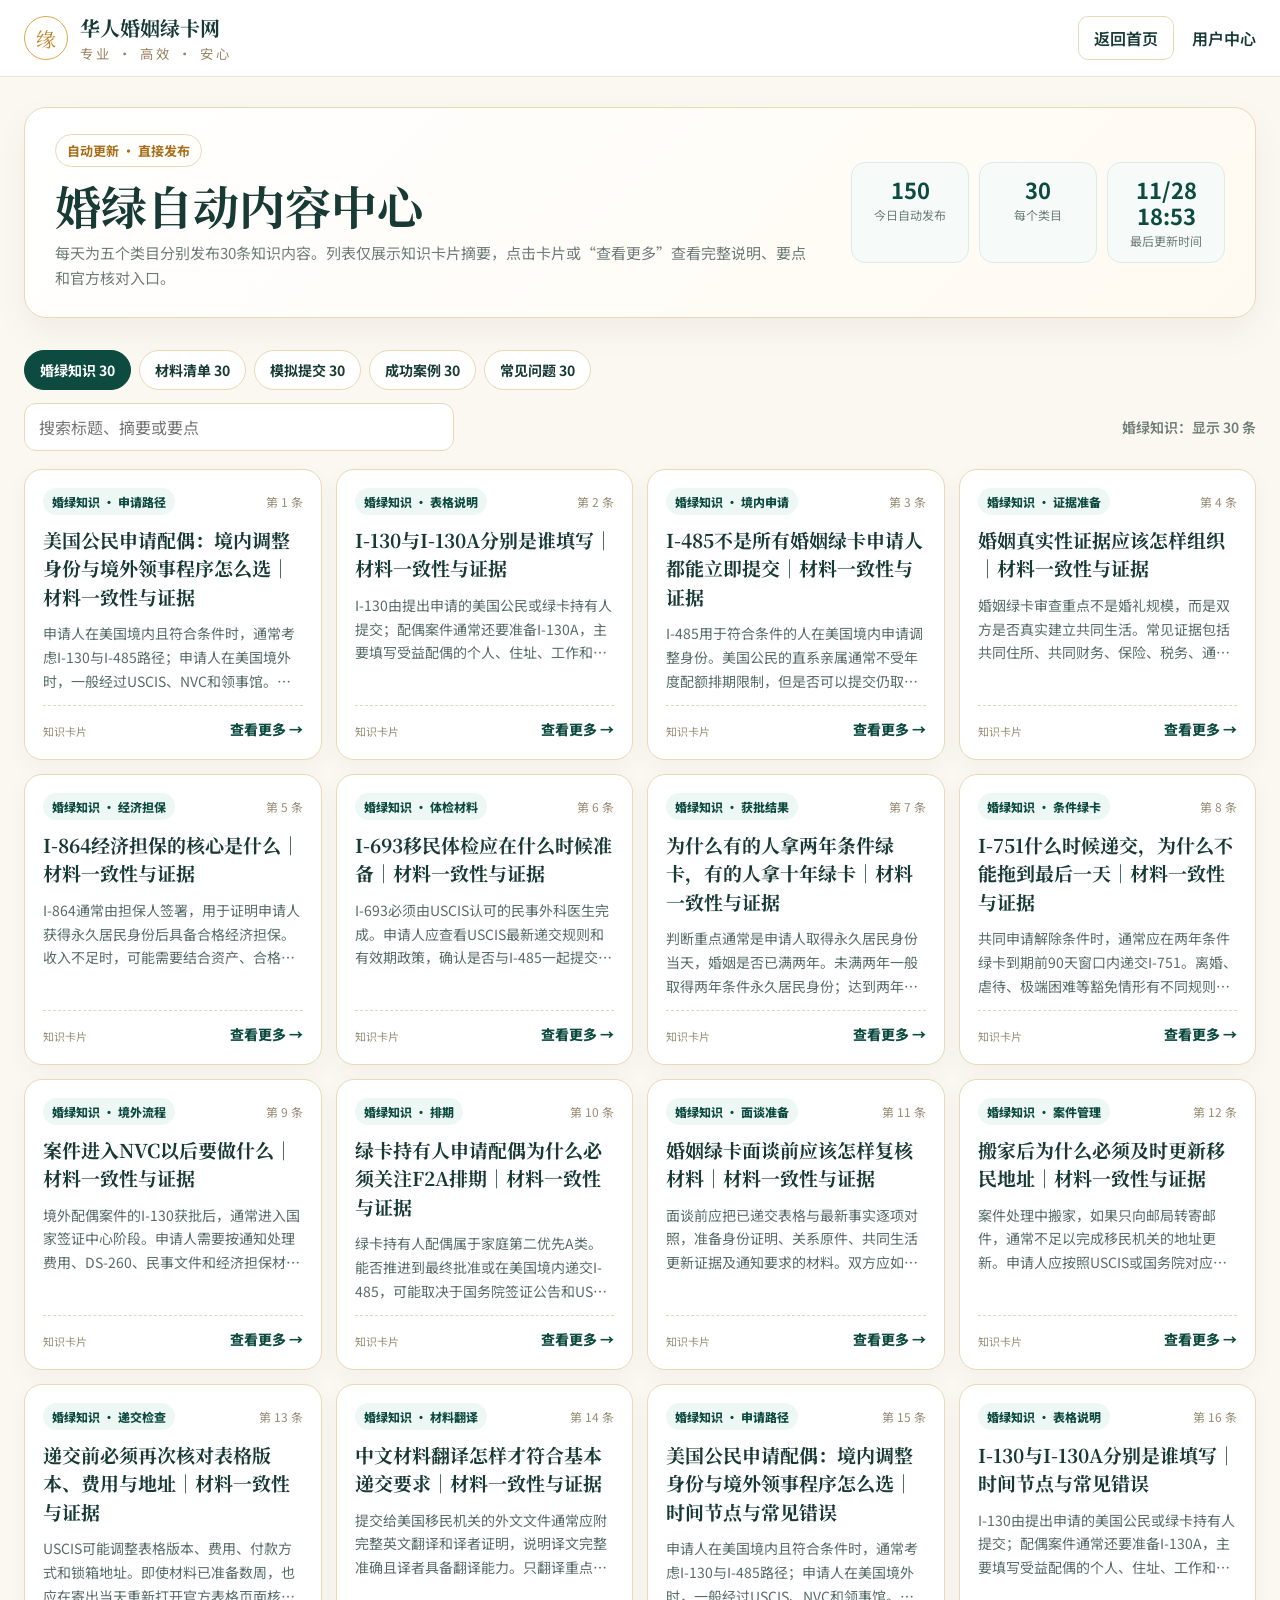
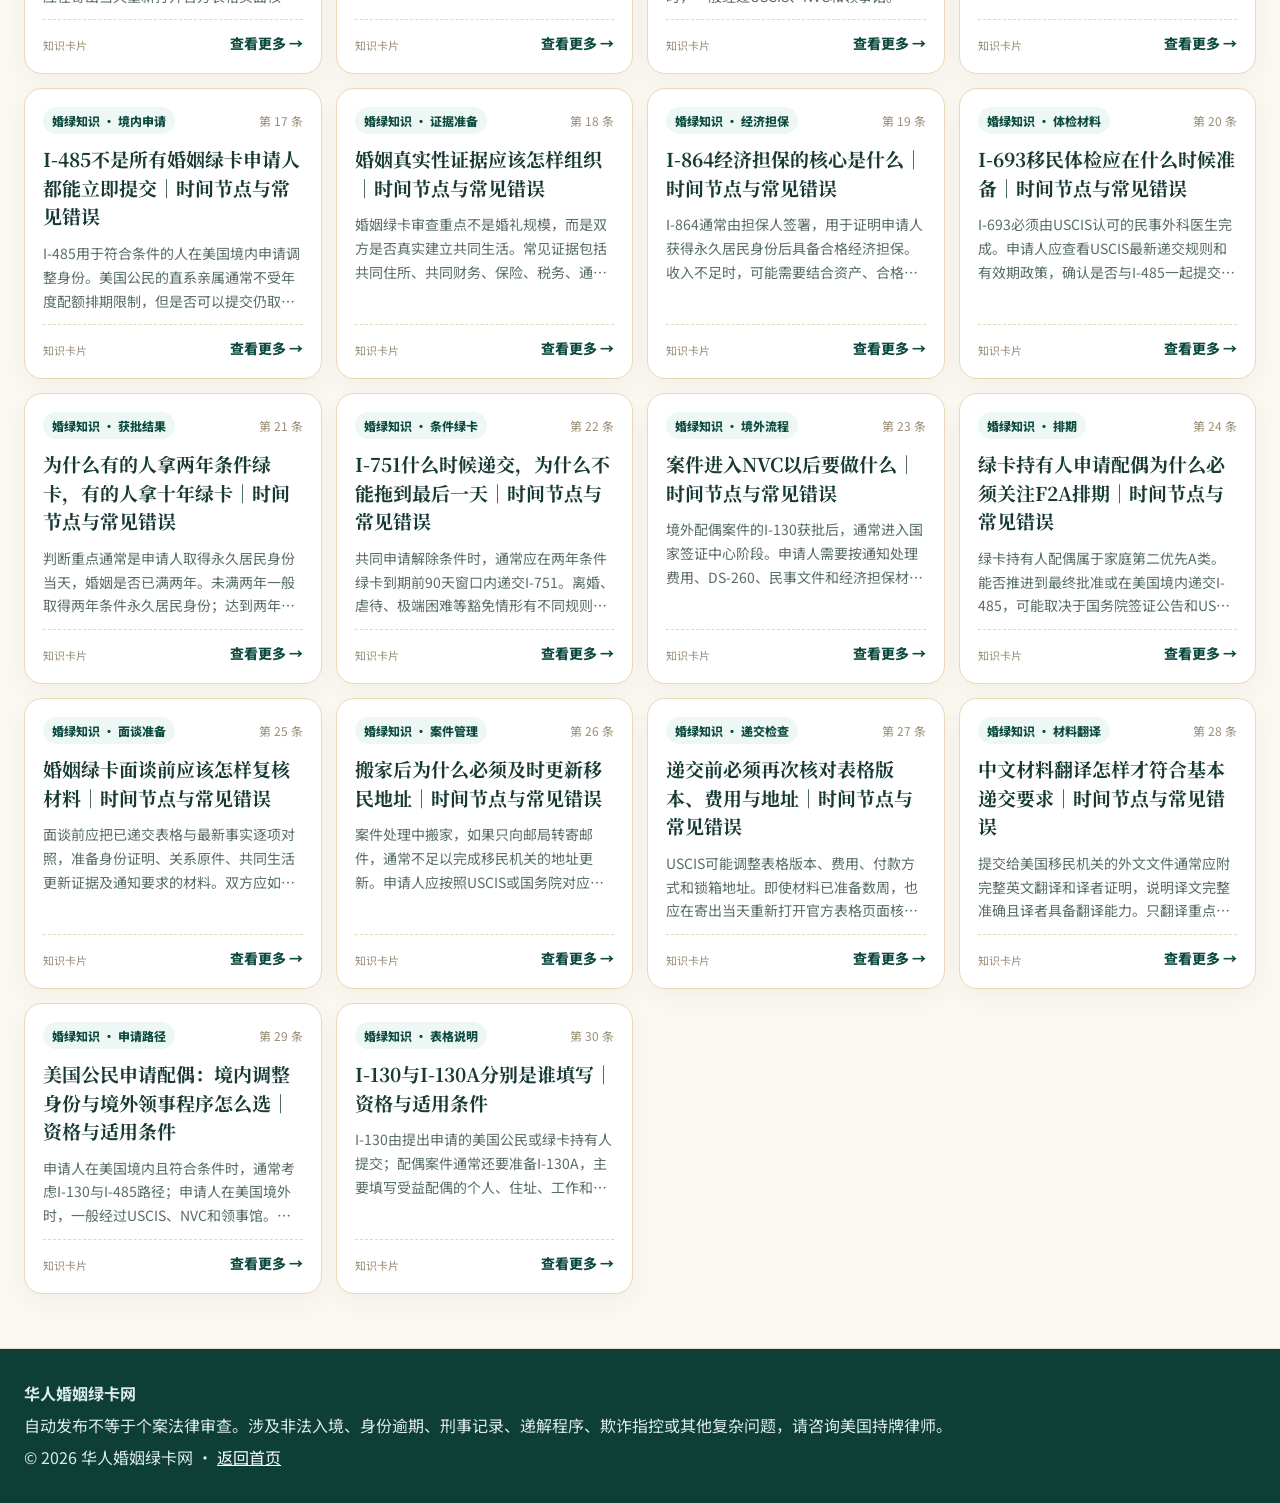
<file: knowledge-center.html>
<!doctype html>
<html lang="zh-CN">
<head>
  <meta charset="UTF-8" />
  <meta name="viewport" content="width=device-width, initial-scale=1.0" />
  <meta name="description" content="华人婚姻绿卡网自动内容中心：每天在婚绿知识、材料清单、模拟提交、成功案例和常见问题五个类目分别发布30条内容。" />
  <meta name="theme-color" content="#0d4b40" />
  <link rel="canonical" href="https://huarenhunlv.com/knowledge-center.html" />
  <link rel="preconnect" href="https://fonts.googleapis.com" />
  <link rel="preconnect" href="https://fonts.gstatic.com" crossorigin />
  <link href="https://fonts.googleapis.com/css2?family=Noto+Sans+SC:wght@400;500;600;700;800&family=Noto+Serif+SC:wght@600;700&display=swap" rel="stylesheet" />
  <title>自动内容中心｜华人婚姻绿卡网</title>
  <style>
    :root{--green:#0d4b40;--green2:#17685a;--gold:#dca64a;--cream:#fbf8f2;--line:#ead8b6;--ink:#173a35;--muted:#6d7c78;--white:#fff}
    *{box-sizing:border-box}html{scroll-behavior:smooth}body{margin:0;background:var(--cream);color:var(--ink);font-family:"Noto Sans SC",sans-serif}.shell{width:min(1240px,calc(100% - 48px));margin:auto}.top{position:sticky;top:0;z-index:30;background:rgba(255,255,255,.96);backdrop-filter:blur(14px);border-bottom:1px solid #eee5d7}.top-inner{height:76px;display:flex;align-items:center;justify-content:space-between;gap:24px}.brand{display:flex;align-items:center;gap:12px;color:var(--ink);text-decoration:none}.brand-mark{width:44px;height:44px;border:1px solid var(--gold);border-radius:50%;display:grid;place-items:center;color:#bd8730;font-family:"Noto Serif SC",serif;font-size:20px}.brand strong{display:block;font-family:"Noto Serif SC",serif;font-size:20px}.brand small{display:block;color:#9a8362;letter-spacing:3px;margin-top:2px}.top-nav{display:flex;gap:18px;align-items:center}.top-nav a{color:var(--ink);text-decoration:none;font-weight:600}.home-btn{border:1px solid var(--line);border-radius:10px;padding:9px 15px}.hero{padding:30px 0 16px}.hero-card{display:grid;grid-template-columns:1fr auto;align-items:center;gap:28px;background:linear-gradient(135deg,#fff 0%,#fffaf1 100%);border:1px solid var(--line);border-radius:22px;padding:26px 30px;box-shadow:0 14px 34px rgba(79,59,23,.06)}.eyebrow{display:inline-flex;align-items:center;border:1px solid var(--line);border-radius:999px;padding:6px 11px;color:#a86f1a;font-weight:700;font-size:13px}.hero h1{font-family:"Noto Serif SC",serif;font-size:clamp(34px,4vw,46px);line-height:1.15;margin:12px 0 8px}.hero p{font-size:15px;color:var(--muted);max-width:760px;line-height:1.7;margin:0}.stats{display:grid;grid-template-columns:repeat(3,118px);gap:10px}.stat{background:#f6fbf9;border:1px solid #dcebe6;border-radius:14px;padding:13px 14px;text-align:center}.stat strong{display:block;font-size:22px;color:var(--green);line-height:1.2}.stat span{display:block;color:var(--muted);font-size:12px;margin-top:4px}.toolbar{padding:16px 0 18px}.tabs{display:flex;gap:8px;flex-wrap:wrap}.tab{border:1px solid var(--line);background:#fff;border-radius:999px;padding:9px 15px;font:inherit;font-size:14px;font-weight:700;color:var(--ink);cursor:pointer}.tab.active{background:var(--green);color:#fff;border-color:var(--green)}.search-row{display:flex;justify-content:space-between;align-items:center;gap:16px;margin-top:13px}.search{width:min(430px,100%);border:1px solid var(--line);background:#fff;border-radius:12px;padding:11px 14px;font:inherit}.count{color:var(--muted);font-size:14px;font-weight:600}.grid{display:grid;grid-template-columns:repeat(4,minmax(0,1fr));gap:14px;padding-bottom:54px}.card{min-width:0;min-height:250px;background:#fff;border:1px solid var(--line);border-radius:18px;padding:18px;box-shadow:0 8px 22px rgba(65,48,20,.045);display:flex;flex-direction:column;gap:11px;cursor:pointer;transition:transform .18s ease,box-shadow .18s ease,border-color .18s ease}.card:hover{transform:translateY(-3px);box-shadow:0 14px 30px rgba(65,48,20,.09);border-color:#d9b977}.meta{display:flex;align-items:center;justify-content:space-between;gap:8px}.badge{max-width:78%;overflow:hidden;text-overflow:ellipsis;white-space:nowrap;background:#edf7f4;color:var(--green);border-radius:999px;padding:5px 9px;font-size:12px;font-weight:800}.seq{flex:none;color:#9a8d76;font-size:12px}.card h2{display:-webkit-box;-webkit-box-orient:vertical;-webkit-line-clamp:3;overflow:hidden;font-family:"Noto Serif SC",serif;font-size:19px;line-height:1.5;margin:0}.card p{display:-webkit-box;-webkit-box-orient:vertical;-webkit-line-clamp:3;overflow:hidden;margin:0;color:#586d69;font-size:14px;line-height:1.7}.card-bottom{margin-top:auto;display:flex;align-items:center;justify-content:space-between;gap:10px;border-top:1px dashed #e6d6b8;padding-top:11px}.more{border:0;background:transparent;color:var(--green);font:inherit;font-size:14px;font-weight:800;padding:0;cursor:pointer}.example{font-size:11px;color:#a16416;background:#fff4dd;padding:4px 7px;border-radius:7px}.source-note{font-size:11px;color:#9a8d76}.empty{grid-column:1/-1;background:#fff;border:1px solid var(--line);border-radius:18px;padding:42px;text-align:center;color:var(--muted)}.footer{border-top:1px solid #e8ddca;background:#0d3f37;color:#dcebe7;padding:26px 0}.footer p{margin:5px 0;line-height:1.7}.footer a{color:#fff}.error{background:#fff0ed;border:1px solid #f2b9ae;color:#8b3527;border-radius:14px;padding:16px;margin:24px 0}.hidden{display:none!important}
    .modal{position:fixed;inset:0;z-index:80;display:none;align-items:center;justify-content:center;padding:24px;background:rgba(9,31,27,.58);backdrop-filter:blur(5px)}.modal.show{display:flex}.modal-panel{position:relative;width:min(720px,100%);max-height:min(82vh,760px);overflow:auto;background:#fff;border:1px solid var(--line);border-radius:24px;padding:30px;box-shadow:0 28px 80px rgba(0,0,0,.22)}.modal-close{position:absolute;right:18px;top:16px;width:36px;height:36px;border:1px solid #e6d6b8;border-radius:50%;background:#fff;color:var(--ink);font-size:23px;line-height:1;cursor:pointer}.detail-meta{display:flex;align-items:center;gap:10px;padding-right:46px}.detail-meta .badge{max-width:none}.detail-title{font-family:"Noto Serif SC",serif;font-size:30px;line-height:1.45;margin:18px 0 12px}.detail-summary{color:#4f6661;font-size:16px;line-height:1.85;margin:0}.detail-points{margin:20px 0;padding:18px 20px 18px 38px;background:#f6fbf9;border:1px solid #dcebe6;border-radius:16px}.detail-points li{margin:9px 0;line-height:1.7}.detail-actions{display:flex;align-items:center;justify-content:space-between;gap:14px;border-top:1px dashed #e3d2b2;padding-top:18px}.official-link{display:inline-flex;align-items:center;justify-content:center;min-height:44px;padding:0 18px;border-radius:10px;background:var(--green);color:#fff;text-decoration:none;font-weight:800}.detail-note{font-size:12px;color:#887860;line-height:1.6}
    @media(max-width:1050px){.hero-card{grid-template-columns:1fr}.stats{grid-template-columns:repeat(3,1fr)}.grid{grid-template-columns:repeat(3,minmax(0,1fr))}}
    @media(max-width:780px){.shell{width:min(100% - 20px,1240px)}.top-inner{height:auto;padding:13px 0;align-items:flex-start}.top-nav{gap:10px;font-size:14px}.hero{padding-top:18px}.hero-card{padding:22px 18px;border-radius:18px}.stats{grid-template-columns:repeat(3,1fr)}.grid{grid-template-columns:repeat(2,minmax(0,1fr))}.search-row{align-items:stretch;flex-direction:column}.brand small{display:none}.modal{padding:12px}.modal-panel{padding:24px 20px;border-radius:20px}.detail-title{font-size:25px}.detail-actions{align-items:stretch;flex-direction:column}.official-link{width:100%}}
    @media(max-width:520px){.stats{grid-template-columns:1fr}.grid{grid-template-columns:1fr}.card{min-height:220px}.hero h1{font-size:34px}}
  </style>
</head>
<body>
  <header class="top">
    <div class="shell top-inner">
      <a class="brand" href="index.html"><span class="brand-mark">缘</span><span><strong>华人婚姻绿卡网</strong><small>专业 · 高效 · 安心</small></span></a>
      <nav class="top-nav"><a href="index.html" class="home-btn">返回首页</a><a href="user-center.html">用户中心</a></nav>
    </div>
  </header>

  <main class="shell">
    <section class="hero">
      <div class="hero-card">
        <div><span class="eyebrow">自动更新 · 直接发布</span><h1>婚绿自动内容中心</h1><p>每天为五个类目分别发布30条知识内容。列表仅展示知识卡片摘要，点击卡片或“查看更多”查看完整说明、要点和官方核对入口。</p></div>
        <div class="stats"><div class="stat"><strong id="dailyTotal">150</strong><span>今日自动发布</span></div><div class="stat"><strong>30</strong><span>每个类目</span></div><div class="stat"><strong id="lastUpdated">正在读取</strong><span>最后更新时间</span></div></div>
      </div>
    </section>

    <section class="toolbar" aria-label="内容筛选">
      <div class="tabs" id="tabs"></div>
      <div class="search-row"><input class="search" id="searchInput" type="search" placeholder="搜索标题、摘要或要点" aria-label="搜索内容" /><div class="count" id="resultCount">正在加载内容</div></div>
    </section>

    <div id="loadError" class="error hidden"></div>
    <section class="grid" id="contentGrid" aria-live="polite"></section>
  </main>

  <footer class="footer"><div class="shell"><p><strong>华人婚姻绿卡网</strong></p><p>自动发布不等于个案法律审查。涉及非法入境、身份逾期、刑事记录、递解程序、欺诈指控或其他复杂问题，请咨询美国持牌律师。</p><p>© 2026 华人婚姻绿卡网 · <a href="index.html">返回首页</a></p></div></footer>

  <div class="modal" id="detailModal" aria-hidden="true"><div class="modal-panel" role="dialog" aria-modal="true" aria-labelledby="detailTitle"><button class="modal-close" id="detailClose" aria-label="关闭">×</button><div id="detailBody"></div></div></div>

  <script src="data/knowledge-updates.js"></script>
  <script>
    (() => {
      const categories = ['婚绿知识','材料清单','模拟提交','成功案例','常见问题'];
      const payload = window.HUNLV_KNOWLEDGE_UPDATES || {};
      const cards = Array.isArray(payload.daily_features) ? payload.daily_features : (payload.daily_feature ? [payload.daily_feature] : []);
      const params = new URLSearchParams(location.search);
      let current = categories.includes(params.get('category')) ? params.get('category') : categories[0];
      let query = '';
      const tabs = document.getElementById('tabs');
      const grid = document.getElementById('contentGrid');
      const count = document.getElementById('resultCount');
      const search = document.getElementById('searchInput');
      const error = document.getElementById('loadError');
      const modal = document.getElementById('detailModal');
      const detailBody = document.getElementById('detailBody');
      const escapeHtml = value => String(value ?? '').replace(/[&<>'"]/g, char => ({'&':'&amp;','<':'&lt;','>':'&gt;',"'":'&#39;','"':'&quot;'}[char]));

      document.getElementById('dailyTotal').textContent = payload.daily_count || cards.length || 0;
      document.getElementById('lastUpdated').textContent = payload.generated_at ? new Date(payload.generated_at).toLocaleString('zh-CN',{month:'numeric',day:'numeric',hour:'2-digit',minute:'2-digit'}) : '暂无数据';

      const openDetail = card => {
        detailBody.innerHTML = `<div class="detail-meta"><span class="badge">${escapeHtml(card.category)} · ${escapeHtml(card.sub_category || '婚绿专题')}</span><span class="seq">第 ${escapeHtml(card.sequence || '')} 条</span></div><h2 class="detail-title" id="detailTitle">${escapeHtml(card.title)}</h2><p class="detail-summary">${escapeHtml(card.summary)}</p><ul class="detail-points">${(card.key_points || []).map(point => `<li>${escapeHtml(point)}</li>`).join('')}</ul><div class="detail-actions"><div class="detail-note">${card.example_only ? '教学示例，非真实客户个案。' : '一般知识说明，不构成针对个人案件的法律意见。'}</div><a class="official-link" href="${escapeHtml(card.official_url || '#')}" target="_blank" rel="noopener noreferrer">查看官方来源 →</a></div>`;
        modal.classList.add('show');
        modal.setAttribute('aria-hidden','false');
        document.body.style.overflow = 'hidden';
      };
      const closeDetail = () => {modal.classList.remove('show');modal.setAttribute('aria-hidden','true');document.body.style.overflow='';};

      const renderTabs = () => {
        tabs.innerHTML = categories.map(category => {
          const categoryCount = cards.filter(card => card.category === category).length;
          return `<button class="tab ${category === current ? 'active' : ''}" data-category="${category}">${category} ${categoryCount}</button>`;
        }).join('');
        tabs.querySelectorAll('[data-category]').forEach(button => button.addEventListener('click', () => {
          current = button.dataset.category;
          const url = new URL(location.href);
          url.searchParams.set('category', current);
          history.replaceState({}, '', url);
          renderTabs();
          renderCards();
        }));
      };

      const renderCards = () => {
        const normalized = query.trim().toLowerCase();
        const visible = cards.filter(card => {
          if (card.category !== current) return false;
          if (!normalized) return true;
          return [card.title, card.summary, ...(card.key_points || [])].join(' ').toLowerCase().includes(normalized);
        });
        count.textContent = `${current}：显示 ${visible.length} 条`;
        if (!visible.length) {grid.innerHTML = '<div class="empty">当前筛选条件下没有内容。</div>';return;}
        grid.innerHTML = visible.map(card => `<article class="card" tabindex="0" role="button" data-card-id="${escapeHtml(card.id)}" aria-label="查看：${escapeHtml(card.title)}"><div class="meta"><span class="badge">${escapeHtml(card.category)} · ${escapeHtml(card.sub_category || '婚绿专题')}</span><span class="seq">第 ${escapeHtml(card.sequence || '')} 条</span></div><h2>${escapeHtml(card.title)}</h2><p>${escapeHtml(card.summary)}</p><div class="card-bottom"><span>${card.example_only ? '<span class="example">教学示例</span>' : '<span class="source-note">知识卡片</span>'}</span><button class="more" type="button">查看更多 →</button></div></article>`).join('');
        grid.querySelectorAll('[data-card-id]').forEach(element => {
          const card = cards.find(item => item.id === element.dataset.cardId);
          if (!card) return;
          element.addEventListener('click', () => openDetail(card));
          element.addEventListener('keydown', event => {if (event.key === 'Enter' || event.key === ' ') {event.preventDefault();openDetail(card);}});
        });
      };

      if (!cards.length) {error.classList.remove('hidden');error.textContent = '自动内容数据尚未生成。系统将在本次部署完成后写入今日150条内容。';}
      search.addEventListener('input', event => {query = event.target.value;renderCards();});
      document.getElementById('detailClose').addEventListener('click', closeDetail);
      modal.addEventListener('click', event => {if (event.target === modal) closeDetail();});
      document.addEventListener('keydown', event => {if (event.key === 'Escape') closeDetail();});
      renderTabs();
      renderCards();
    })();
  </script>
</body>
</html>
</file>
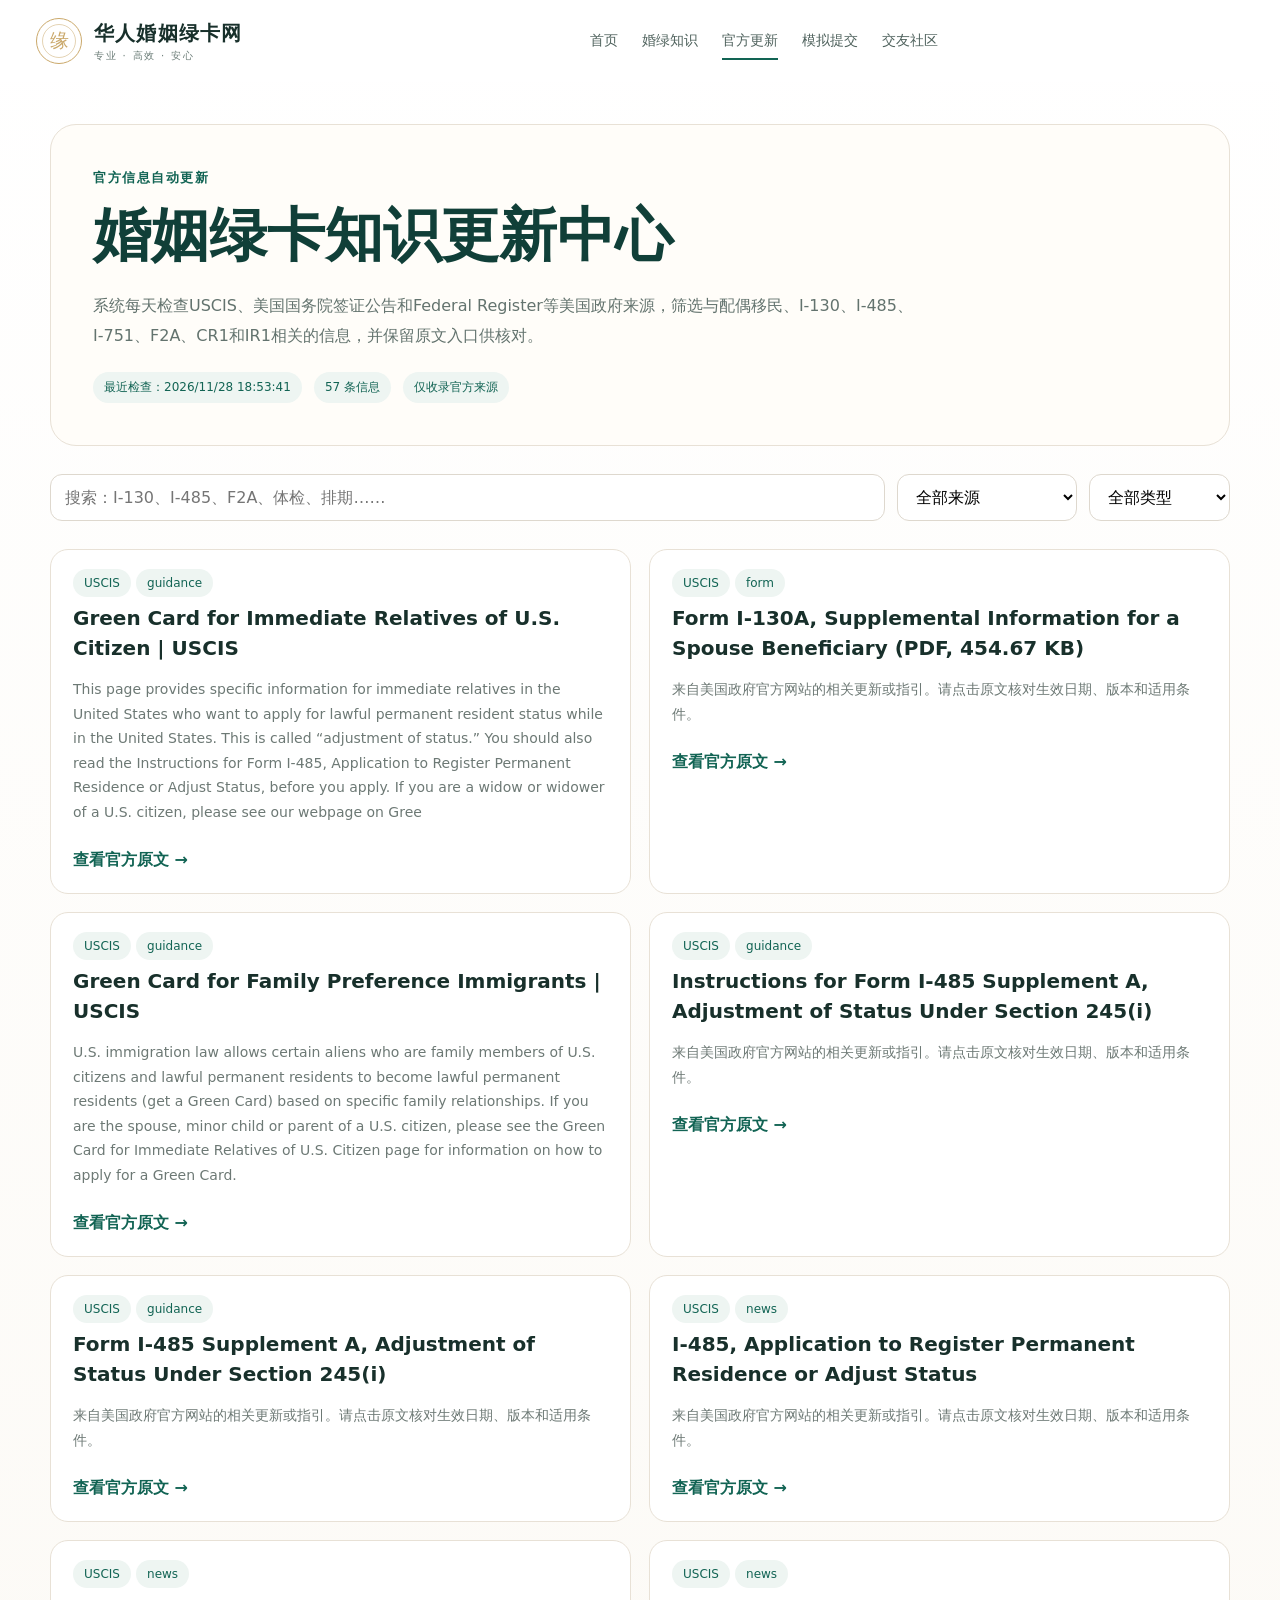
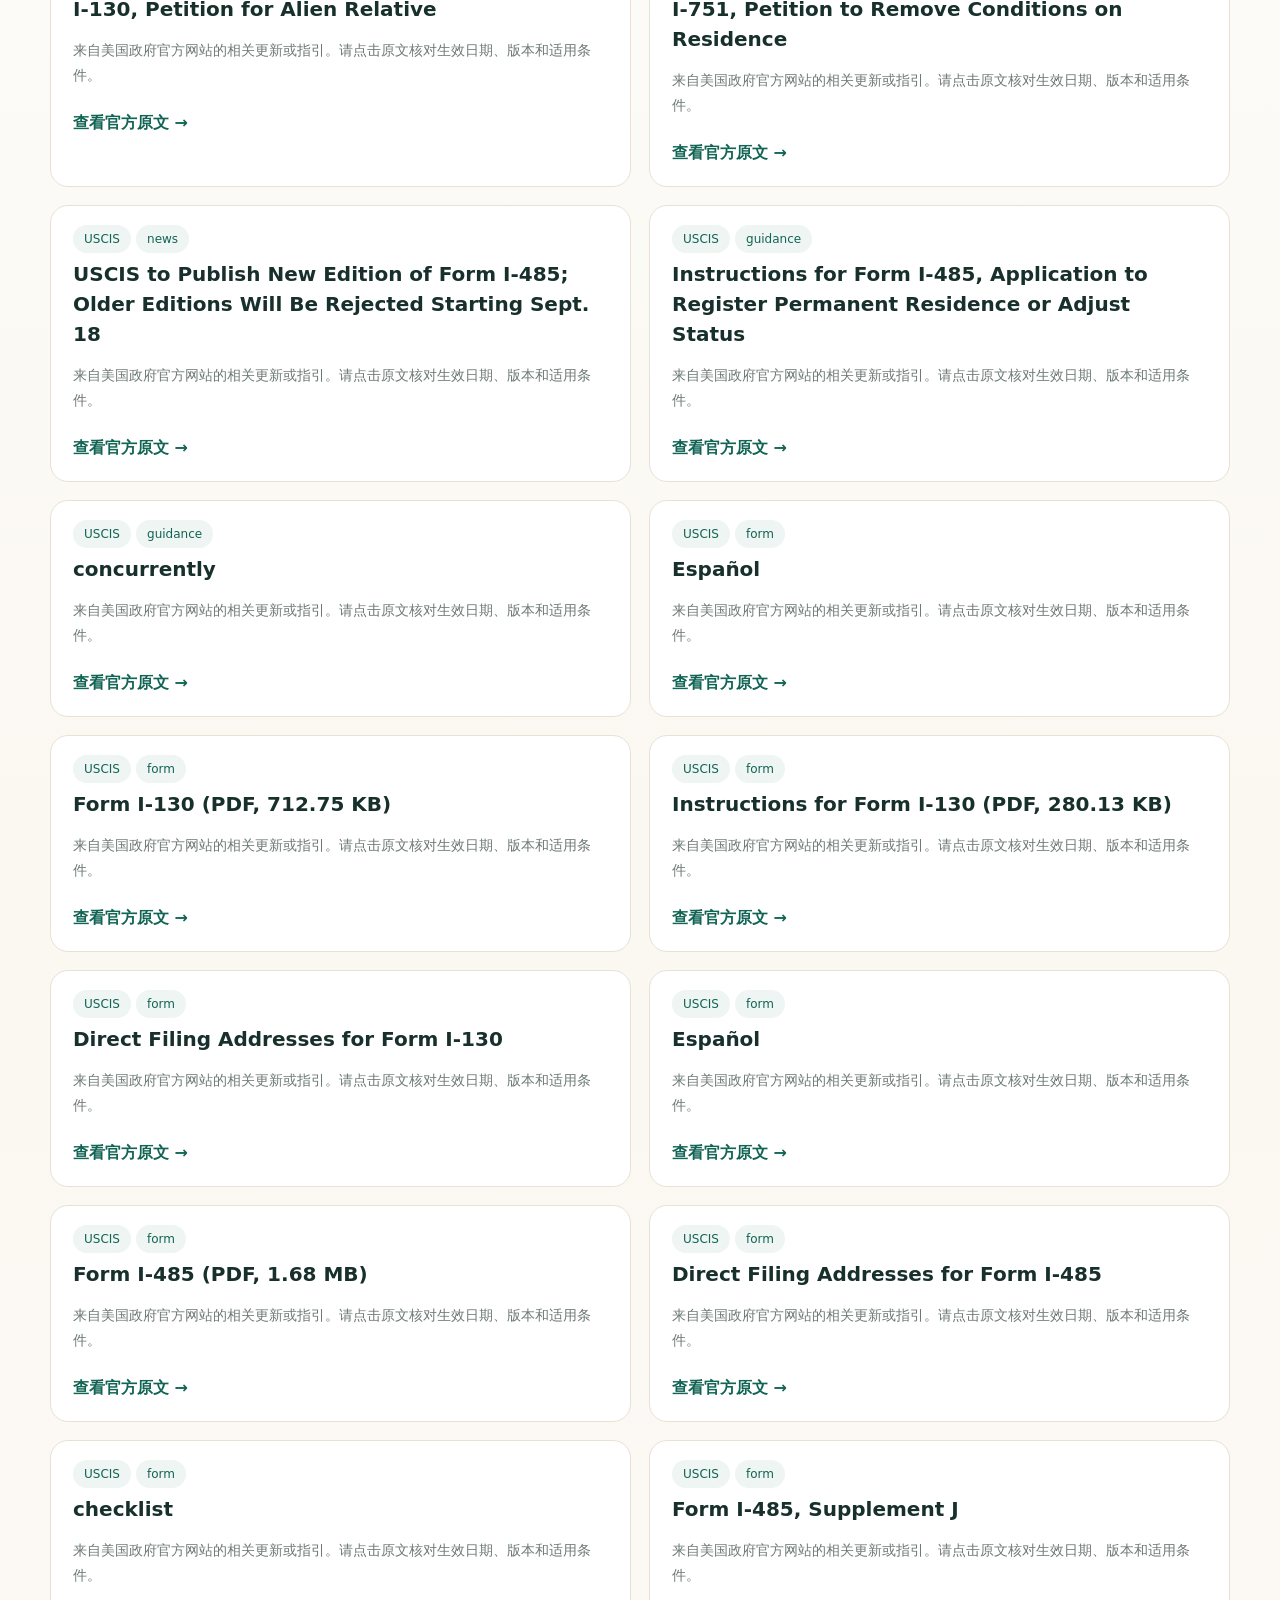
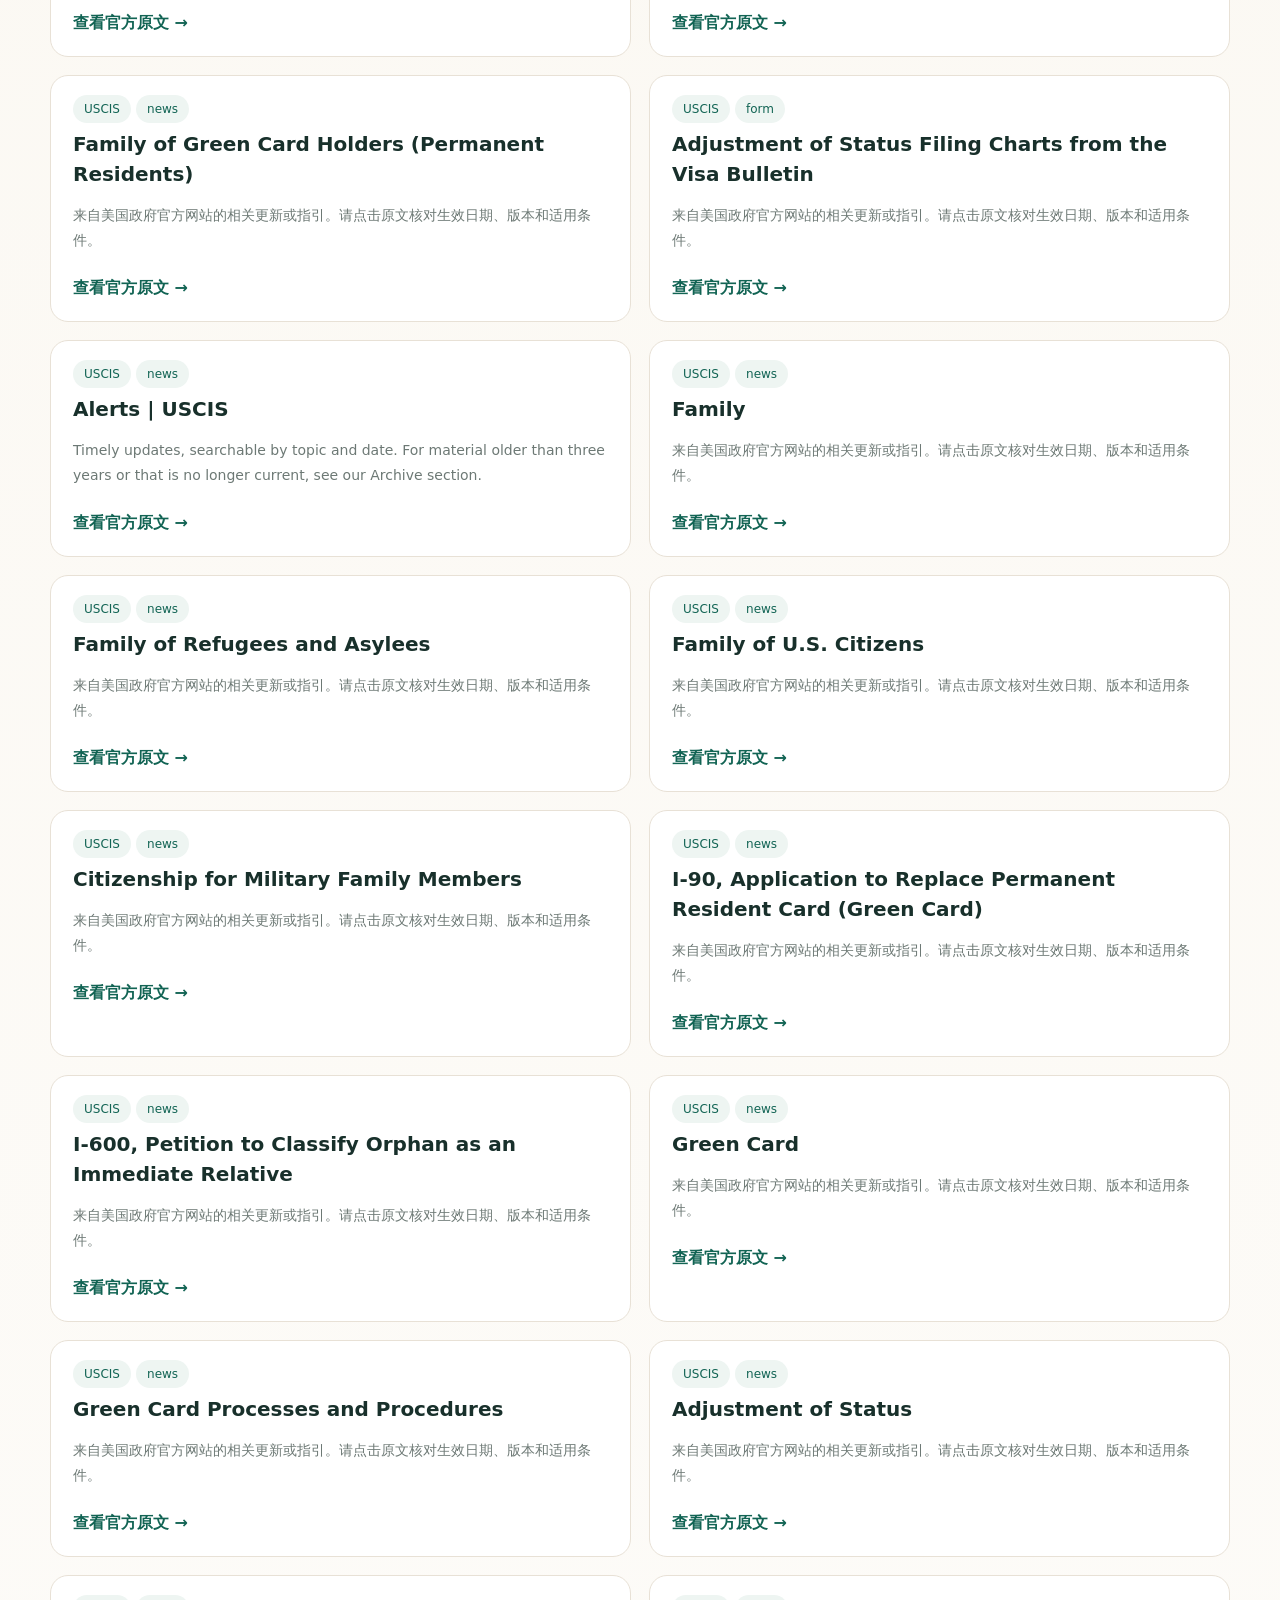
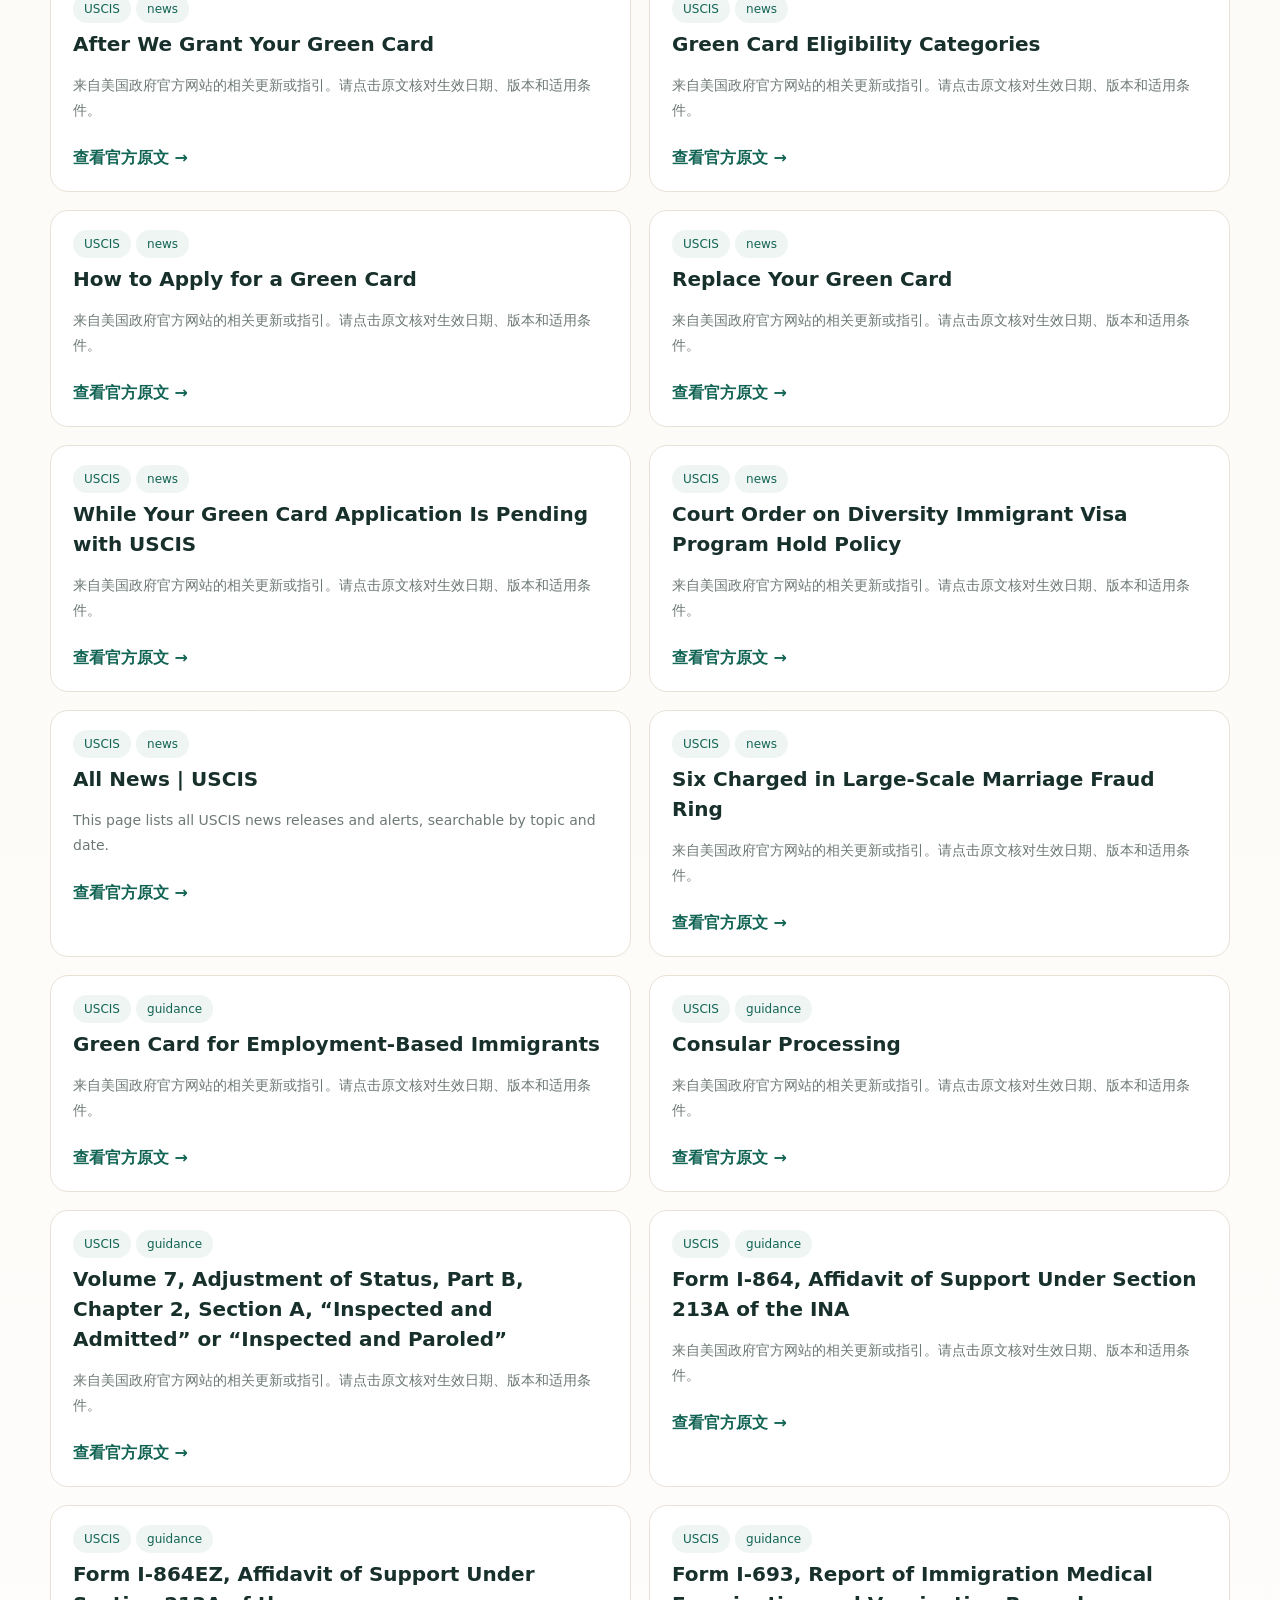
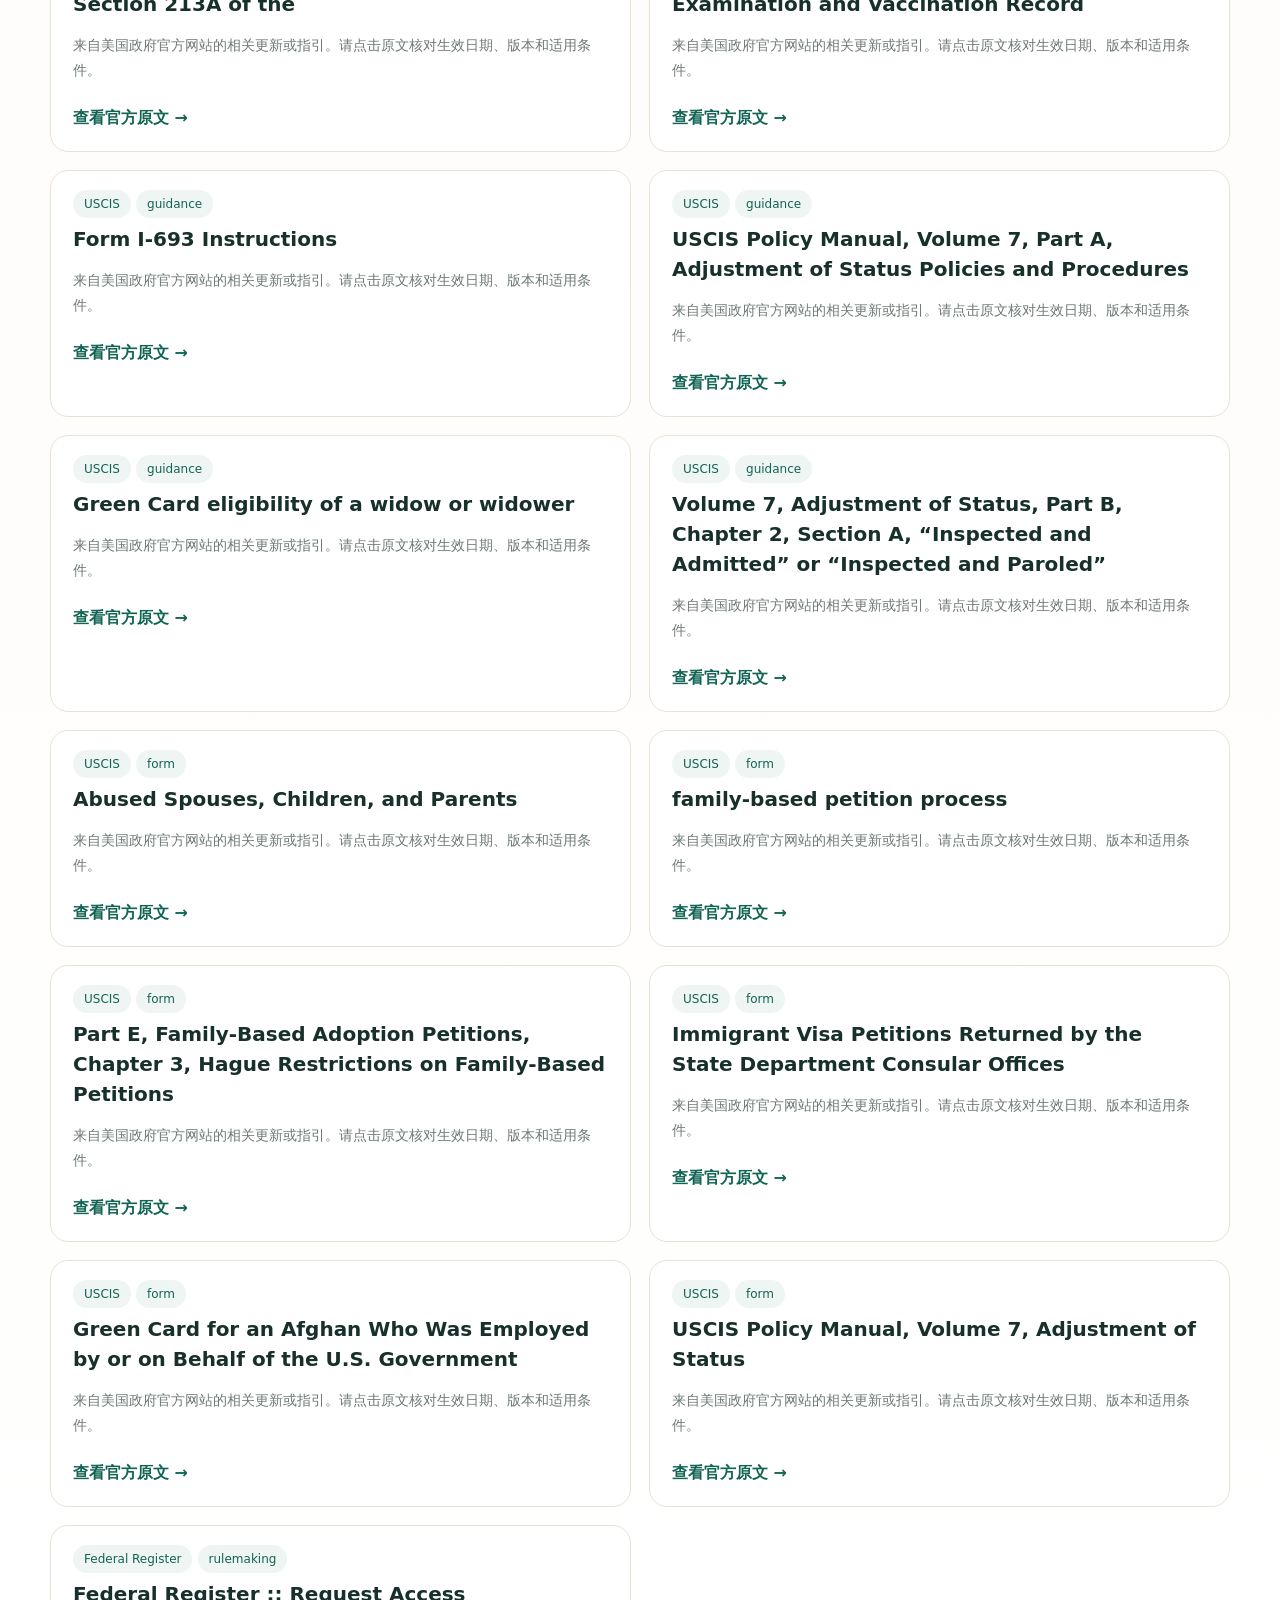
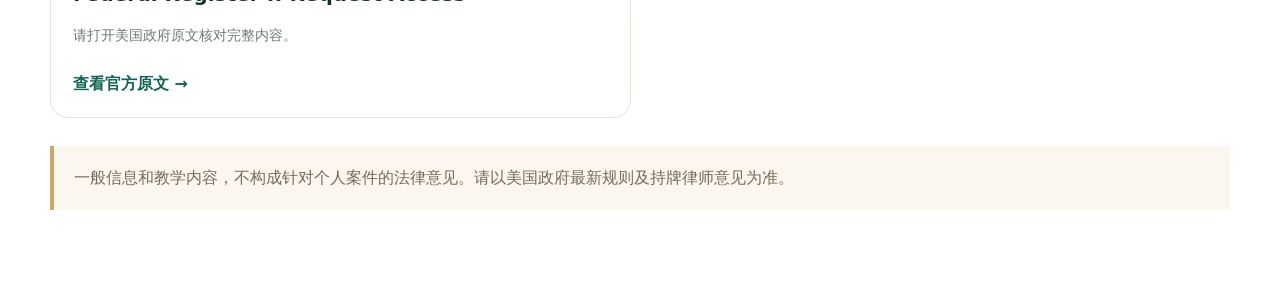
<file: knowledge-updates.html>
<!doctype html>
<html lang="zh-CN">
<head>
  <meta charset="UTF-8">
  <meta name="viewport" content="width=device-width,initial-scale=1">
  <meta name="description" content="自动汇总USCIS、美国国务院和Federal Register婚姻绿卡相关官方更新。">
  <title>婚姻绿卡官方更新｜华人婚姻绿卡网</title>
  <link rel="stylesheet" href="styles.css">
  <style>
    .updates-shell{width:min(1180px,calc(100% - 40px));margin:42px auto 90px}
    .updates-hero{padding:42px;border:1px solid #e8e1d6;border-radius:26px;background:#fffdf9}
    .updates-hero h1{font-family:"Noto Serif SC",serif;font-size:clamp(36px,5vw,58px);margin:10px 0 16px;color:#103f38}
    .updates-hero p{max-width:820px;line-height:1.85;color:#63736e}
    .updates-meta{display:flex;gap:12px;flex-wrap:wrap;margin-top:22px}
    .updates-meta span,.update-tag{padding:7px 11px;border-radius:999px;background:#eef5f2;color:#126454;font-size:12px}
    .updates-toolbar{display:flex;gap:12px;flex-wrap:wrap;margin:28px 0}
    .updates-toolbar input,.updates-toolbar select{border:1px solid #ded8ce;border-radius:12px;padding:12px 14px;background:#fff;min-height:46px}
    .updates-toolbar input{flex:1;min-width:240px}
    .updates-grid{display:grid;grid-template-columns:repeat(2,minmax(0,1fr));gap:18px}
    .update-card{border:1px solid #e8e1d6;border-radius:18px;padding:22px;background:#fff}
    .update-card h2{font-size:20px;line-height:1.5;margin:12px 0}
    .update-card p{color:#6d7975;line-height:1.75;font-size:14px}
    .update-card a{display:inline-flex;margin-top:12px;color:#126454;font-weight:700}
    .updates-empty{padding:46px;text-align:center;border:1px dashed #d8d0c3;border-radius:18px;color:#74817d}
    .updates-disclaimer{margin-top:28px;padding:18px 20px;border-left:4px solid #caa86a;background:#fbf7ef;color:#756b59;line-height:1.75}
    @media(max-width:760px){.updates-shell{width:calc(100% - 24px);margin-top:18px}.updates-hero{padding:26px}.updates-grid{grid-template-columns:1fr}}
  </style>
</head>
<body>
  <div class="site-shell">
    <header class="topbar">
      <a class="brand" href="index.html"><span class="brand-mark">缘</span><span><strong>华人婚姻绿卡网</strong><small>专业 · 高效 · 安心</small></span></a>
      <nav class="main-nav"><a href="index.html">首页</a><a href="index.html#knowledge">婚绿知识</a><a class="active" href="knowledge-updates.html">官方更新</a><a href="index.html#simulation">模拟提交</a><a href="index.html#community">交友社区</a></nav>
    </header>
    <main class="updates-shell">
      <section class="updates-hero">
        <span class="section-kicker">官方信息自动更新</span>
        <h1>婚姻绿卡知识更新中心</h1>
        <p>系统每天检查USCIS、美国国务院签证公告和Federal Register等美国政府来源，筛选与配偶移民、I-130、I-485、I-751、F2A、CR1和IR1相关的信息，并保留原文入口供核对。</p>
        <div class="updates-meta"><span id="lastUpdated">等待首次自动更新</span><span id="itemCount">0 条信息</span><span>仅收录官方来源</span></div>
      </section>
      <div class="updates-toolbar">
        <input id="searchInput" type="search" placeholder="搜索：I-130、I-485、F2A、体检、排期……" aria-label="搜索更新">
        <select id="sourceFilter" aria-label="筛选来源"><option value="all">全部来源</option></select>
        <select id="typeFilter" aria-label="筛选类型"><option value="all">全部类型</option></select>
      </div>
      <section class="updates-grid" id="updatesGrid" aria-live="polite"></section>
      <div class="updates-disclaimer" id="disclaimer"></div>
    </main>
  </div>
  <script src="data/knowledge-updates.js"></script>
  <script>
    (()=>{
      const data=window.HUNLV_KNOWLEDGE_UPDATES||{items:[]};
      const grid=document.getElementById('updatesGrid');
      const search=document.getElementById('searchInput');
      const sourceFilter=document.getElementById('sourceFilter');
      const typeFilter=document.getElementById('typeFilter');
      const items=Array.isArray(data.items)?data.items:[];
      document.getElementById('itemCount').textContent=`${items.length} 条信息`;
      document.getElementById('lastUpdated').textContent=data.generated_at?`最近检查：${new Date(data.generated_at).toLocaleString('zh-CN')}`:'等待首次自动更新';
      document.getElementById('disclaimer').textContent=data.disclaimer||'仅供一般信息参考，不构成法律意见。';
      [...new Set(items.map(x=>x.source).filter(Boolean))].sort().forEach(value=>sourceFilter.insertAdjacentHTML('beforeend',`<option value="${value}">${value}</option>`));
      [...new Set(items.map(x=>x.source_type).filter(Boolean))].sort().forEach(value=>typeFilter.insertAdjacentHTML('beforeend',`<option value="${value}">${value}</option>`));
      function escapeHtml(value){return String(value??'').replace(/[&<>"]/g,ch=>({'&':'&amp;','<':'&lt;','>':'&gt;','"':'&quot;'}[ch]));}
      function render(){
        const term=search.value.trim().toLowerCase();
        const source=sourceFilter.value;
        const type=typeFilter.value;
        const filtered=items.filter(item=>{
          const haystack=`${item.title||''} ${item.summary||''} ${item.source||''}`.toLowerCase();
          return (!term||haystack.includes(term))&&(source==='all'||item.source===source)&&(type==='all'||item.source_type===type);
        });
        if(!filtered.length){grid.innerHTML='<div class="updates-empty">当前没有匹配内容。自动任务首次运行后，这里会显示官方更新。</div>';return;}
        grid.innerHTML=filtered.map(item=>`<article class="update-card"><div><span class="update-tag">${escapeHtml(item.source)}</span> <span class="update-tag">${escapeHtml(item.source_type)}</span></div><h2>${escapeHtml(item.title)}</h2><p>${escapeHtml(item.summary||'请打开美国政府原文核对完整内容。')}</p><a href="${escapeHtml(item.url)}" target="_blank" rel="noopener noreferrer">查看官方原文 →</a></article>`).join('');
      }
      search.addEventListener('input',render);sourceFilter.addEventListener('change',render);typeFilter.addEventListener('change',render);render();
    })();
  </script>
</body>
</html>
</file>
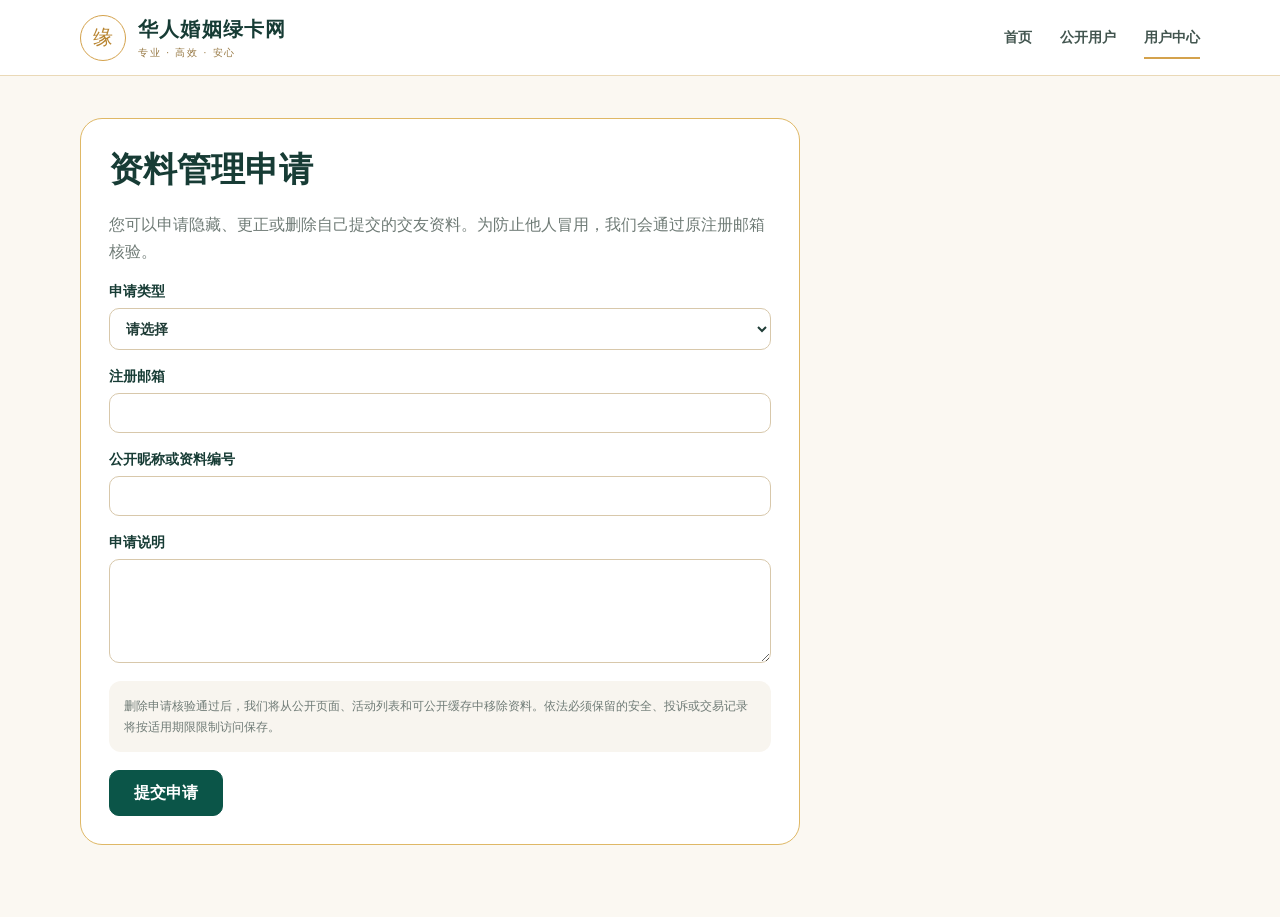
<file: profile-request.html>
<!doctype html>
<html lang="zh-CN"><head><meta charset="utf-8"><meta name="viewport" content="width=device-width,initial-scale=1"><title>资料管理申请｜华人婚姻绿卡网</title><link rel="stylesheet" href="styles.css"><link rel="stylesheet" href="user-module.css?v=20260729-1"></head><body>
<header class="user-header"><a class="user-brand" href="index.html"><span class="user-brand-mark">缘</span><span><strong>华人婚姻绿卡网</strong><small>专业 · 高效 · 安心</small></span></a><nav><a href="index.html">首页</a><a href="users.html">公开用户</a><a class="active" href="user-center.html">用户中心</a></nav></header>
<main class="user-shell"><section class="request-card"><h1>资料管理申请</h1><p>您可以申请隐藏、更正或删除自己提交的交友资料。为防止他人冒用，我们会通过原注册邮箱核验。</p>
<form name="profile-privacy-request" method="POST" data-netlify="true" netlify-honeypot="bot-field" class="request-card" style="border:0;padding:0;margin:0;box-shadow:none">
<input type="hidden" name="form-name" value="profile-privacy-request"><p class="hidden-field"><label>请勿填写<input name="bot-field"></label></p>
<label>申请类型<select name="request_type" id="requestType" required><option value="">请选择</option><option value="hide">隐藏资料</option><option value="edit">更正资料</option><option value="delete">永久删除资料</option><option value="data-copy">索取本人资料副本</option></select></label>
<label>注册邮箱<input type="email" name="email" required></label><label>公开昵称或资料编号<input type="text" name="profile_reference" required></label><label>申请说明<textarea name="details" rows="5" maxlength="1000" required></textarea></label>
<div class="legal-note">删除申请核验通过后，我们将从公开页面、活动列表和可公开缓存中移除资料。依法必须保留的安全、投诉或交易记录将按适用期限限制访问保存。</div><button class="primary-action" type="submit">提交申请</button></form></section></main>
<script>const p=new URLSearchParams(location.search).get('action');if(p){const s=document.getElementById('requestType');if([...s.options].some(o=>o.value===p))s.value=p;}</script></body></html>
</file>
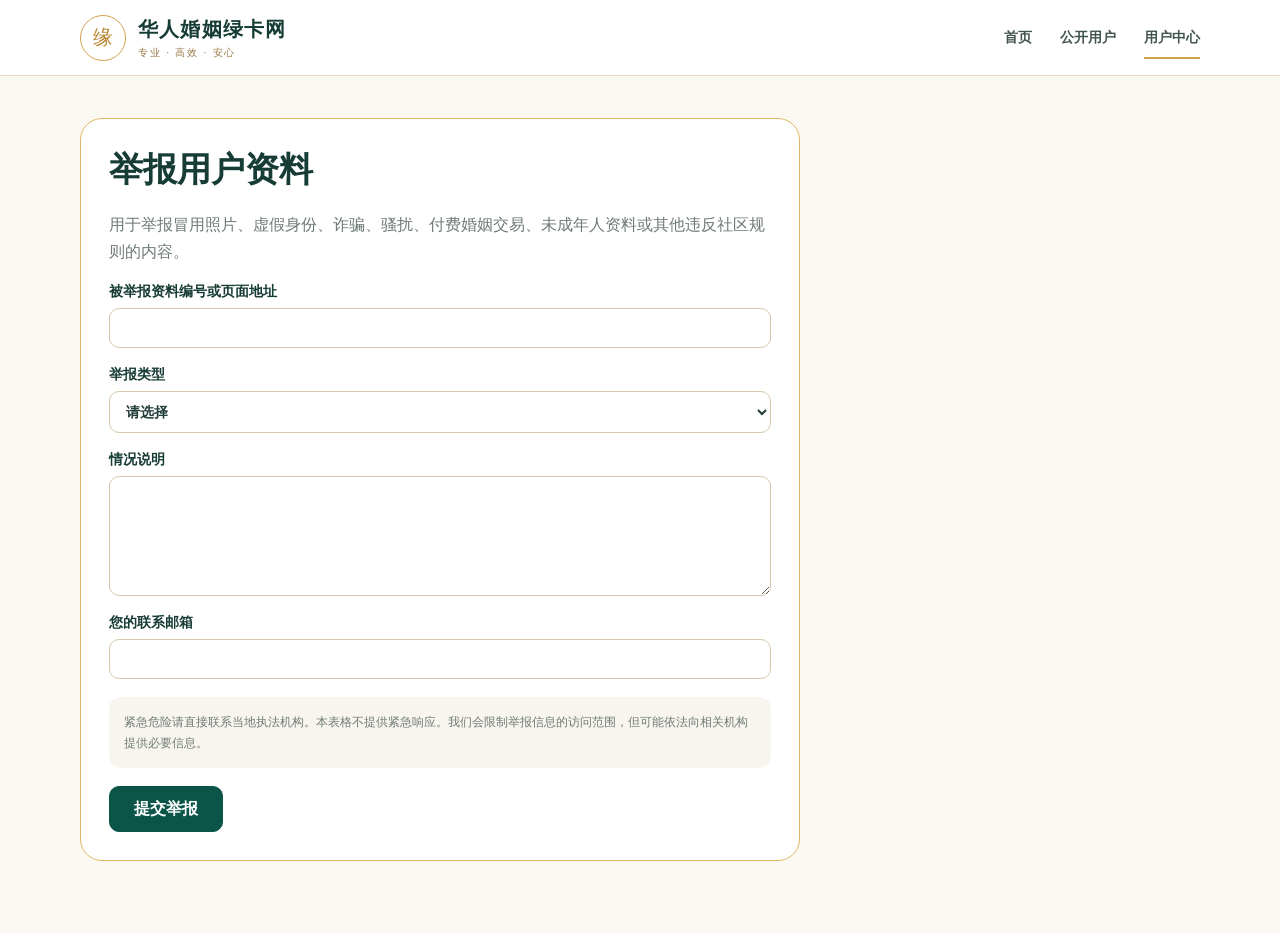
<file: report-profile.html>
<!doctype html>
<html lang="zh-CN"><head><meta charset="utf-8"><meta name="viewport" content="width=device-width,initial-scale=1"><title>举报用户资料｜华人婚姻绿卡网</title><link rel="stylesheet" href="styles.css"><link rel="stylesheet" href="user-module.css?v=20260729-1"></head><body>
<header class="user-header"><a class="user-brand" href="index.html"><span class="user-brand-mark">缘</span><span><strong>华人婚姻绿卡网</strong><small>专业 · 高效 · 安心</small></span></a><nav><a href="index.html">首页</a><a href="users.html">公开用户</a><a class="active" href="user-center.html">用户中心</a></nav></header>
<main class="user-shell"><section class="request-card"><h1>举报用户资料</h1><p>用于举报冒用照片、虚假身份、诈骗、骚扰、付费婚姻交易、未成年人资料或其他违反社区规则的内容。</p>
<form name="community-profile-report" method="POST" data-netlify="true" netlify-honeypot="bot-field" class="request-card" style="border:0;padding:0;margin:0;box-shadow:none">
<input type="hidden" name="form-name" value="community-profile-report"><p class="hidden-field"><label>请勿填写<input name="bot-field"></label></p>
<label>被举报资料编号或页面地址<input type="text" name="profile_reference" required></label><label>举报类型<select name="report_type" required><option value="">请选择</option><option>冒用他人身份或照片</option><option>诈骗或索要钱款</option><option>付费结婚或身份交易</option><option>骚扰、威胁或仇恨内容</option><option>疑似未成年人</option><option>发布敏感个人信息</option><option>其他</option></select></label><label>情况说明<textarea name="details" rows="6" maxlength="1500" required></textarea></label><label>您的联系邮箱<input type="email" name="reporter_email" required></label>
<div class="legal-note">紧急危险请直接联系当地执法机构。本表格不提供紧急响应。我们会限制举报信息的访问范围，但可能依法向相关机构提供必要信息。</div><button class="primary-action" type="submit">提交举报</button></form></section></main></body></html>
</file>
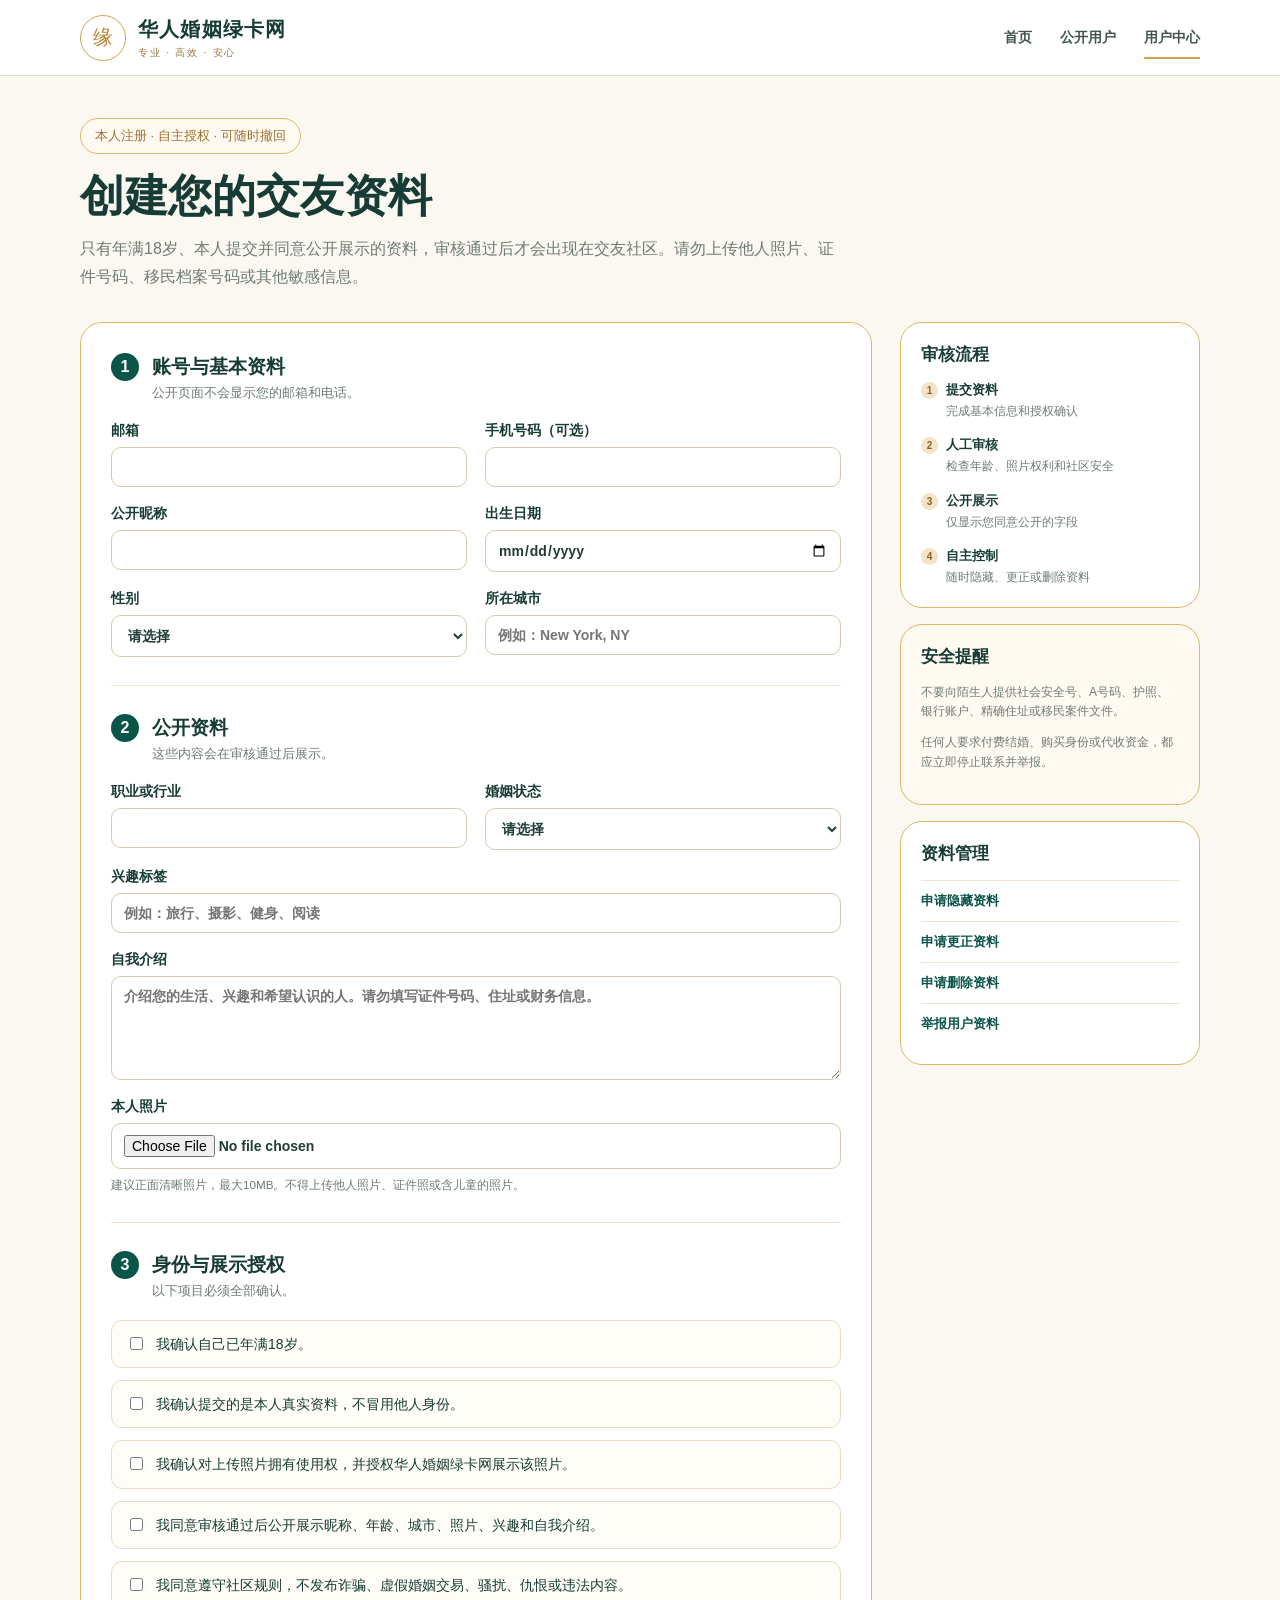
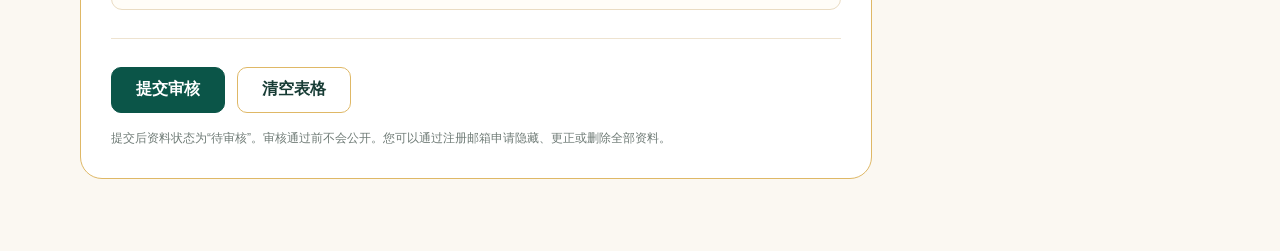
<file: user-center.html>
<!doctype html>
<html lang="zh-CN">
<head>
  <meta charset="utf-8">
  <meta name="viewport" content="width=device-width,initial-scale=1">
  <title>用户中心｜华人婚姻绿卡网</title>
  <meta name="description" content="华人婚姻绿卡网用户注册、个人资料、照片授权、公开展示和隐私设置。">
  <link rel="stylesheet" href="styles.css">
  <link rel="stylesheet" href="user-module.css?v=20260729-1">
</head>
<body>
  <header class="user-header">
    <a class="user-brand" href="index.html" aria-label="返回华人婚姻绿卡网首页">
      <span class="user-brand-mark">缘</span>
      <span><strong>华人婚姻绿卡网</strong><small>专业 · 高效 · 安心</small></span>
    </a>
    <nav aria-label="用户中心导航">
      <a href="index.html">首页</a>
      <a href="users.html">公开用户</a>
      <a class="active" href="user-center.html">用户中心</a>
    </nav>
  </header>

  <main class="user-shell">
    <section class="user-intro">
      <span class="user-kicker">本人注册 · 自主授权 · 可随时撤回</span>
      <h1>创建您的交友资料</h1>
      <p>只有年满18岁、本人提交并同意公开展示的资料，审核通过后才会出现在交友社区。请勿上传他人照片、证件号码、移民档案号码或其他敏感信息。</p>
    </section>

    <section class="user-layout">
      <form class="profile-form" name="community-profile-application" method="POST" data-netlify="true" netlify-honeypot="bot-field" enctype="multipart/form-data">
        <input type="hidden" name="form-name" value="community-profile-application">
        <p class="hidden-field"><label>请勿填写：<input name="bot-field"></label></p>

        <div class="form-section">
          <div class="form-heading"><span>1</span><div><h2>账号与基本资料</h2><p>公开页面不会显示您的邮箱和电话。</p></div></div>
          <div class="form-grid">
            <label>邮箱<input type="email" name="email" autocomplete="email" required></label>
            <label>手机号码（可选）<input type="tel" name="phone" autocomplete="tel"></label>
            <label>公开昵称<input type="text" name="display_name" maxlength="30" required></label>
            <label>出生日期<input type="date" name="birth_date" required></label>
            <label>性别<select name="gender" required><option value="">请选择</option><option>女</option><option>男</option><option>其他/不公开</option></select></label>
            <label>所在城市<input type="text" name="city" maxlength="60" placeholder="例如：New York, NY" required></label>
          </div>
        </div>

        <div class="form-section">
          <div class="form-heading"><span>2</span><div><h2>公开资料</h2><p>这些内容会在审核通过后展示。</p></div></div>
          <div class="form-grid">
            <label>职业或行业<input type="text" name="occupation" maxlength="60"></label>
            <label>婚姻状态<select name="marital_status"><option value="">请选择</option><option>未婚</option><option>离异</option><option>丧偶</option><option>不公开</option></select></label>
            <label class="full">兴趣标签<input type="text" name="interests" maxlength="120" placeholder="例如：旅行、摄影、健身、阅读"></label>
            <label class="full">自我介绍<textarea name="bio" rows="5" maxlength="800" placeholder="介绍您的生活、兴趣和希望认识的人。请勿填写证件号码、住址或财务信息。" required></textarea></label>
            <label class="full">本人照片<input type="file" name="profile_photo" accept="image/jpeg,image/png,image/webp" required><small>建议正面清晰照片，最大10MB。不得上传他人照片、证件照或含儿童的照片。</small></label>
          </div>
        </div>

        <div class="form-section consent-section">
          <div class="form-heading"><span>3</span><div><h2>身份与展示授权</h2><p>以下项目必须全部确认。</p></div></div>
          <label class="consent-row"><input type="checkbox" name="adult_confirmed" value="yes" required><span>我确认自己已年满18岁。</span></label>
          <label class="consent-row"><input type="checkbox" name="identity_confirmed" value="yes" required><span>我确认提交的是本人真实资料，不冒用他人身份。</span></label>
          <label class="consent-row"><input type="checkbox" name="photo_rights_confirmed" value="yes" required><span>我确认对上传照片拥有使用权，并授权华人婚姻绿卡网展示该照片。</span></label>
          <label class="consent-row"><input type="checkbox" name="public_profile_consent" value="yes" required><span>我同意审核通过后公开展示昵称、年龄、城市、照片、兴趣和自我介绍。</span></label>
          <label class="consent-row"><input type="checkbox" name="community_rules" value="yes" required><span>我同意遵守社区规则，不发布诈骗、虚假婚姻交易、骚扰、仇恨或违法内容。</span></label>
          <input type="hidden" name="consent_version" value="2026-07-29-v1">
        </div>

        <div class="form-actions">
          <button type="submit" class="primary-action">提交审核</button>
          <button type="reset" class="secondary-action">清空表格</button>
        </div>
        <p class="form-note">提交后资料状态为“待审核”。审核通过前不会公开。您可以通过注册邮箱申请隐藏、更正或删除全部资料。</p>
      </form>

      <aside class="user-side">
        <div class="side-card">
          <h2>审核流程</h2>
          <ol>
            <li><strong>提交资料</strong><span>完成基本信息和授权确认</span></li>
            <li><strong>人工审核</strong><span>检查年龄、照片权利和社区安全</span></li>
            <li><strong>公开展示</strong><span>仅显示您同意公开的字段</span></li>
            <li><strong>自主控制</strong><span>随时隐藏、更正或删除资料</span></li>
          </ol>
        </div>
        <div class="side-card safety-card">
          <h2>安全提醒</h2>
          <p>不要向陌生人提供社会安全号、A号码、护照、银行账户、精确住址或移民案件文件。</p>
          <p>任何人要求付费结婚、购买身份或代收资金，都应立即停止联系并举报。</p>
        </div>
        <div class="side-card compact-actions">
          <h2>资料管理</h2>
          <a href="profile-request.html?action=hide">申请隐藏资料</a>
          <a href="profile-request.html?action=edit">申请更正资料</a>
          <a href="profile-request.html?action=delete">申请删除资料</a>
          <a href="report-profile.html">举报用户资料</a>
        </div>
      </aside>
    </section>
  </main>
</body>
</html>
</file>
<file: styles.css>
:root {
  --green-950:#082f2a;
  --green-900:#0d4b40;
  --green-800:#126454;
  --green-100:#e9f2ee;
  --gold:#caa86a;
  --gold-100:#f4ead7;
  --ink:#18302b;
  --muted:#6e7f7a;
  --paper:#fbf8f2;
  --white:#ffffff;
  --line:#e6e1d7;
  --shadow:0 22px 70px rgba(24,48,43,.12);
  --radius:24px;
}
*{box-sizing:border-box}
html{scroll-behavior:smooth}
body{margin:0;font-family:"Noto Sans SC",system-ui,-apple-system,BlinkMacSystemFont,"Segoe UI",sans-serif;color:var(--ink);background:linear-gradient(180deg,#fff 0%,#fbf8f2 30%,#fff 100%)}
a{color:inherit;text-decoration:none}
button,input,select,textarea{font:inherit}
button{cursor:pointer}
img{display:block;max-width:100%}
.site-shell{overflow:hidden}
.topbar{max-width:1500px;margin:0 auto;padding:18px 36px;display:flex;align-items:center;gap:28px;position:relative;z-index:50;background:rgba(255,255,255,.88);backdrop-filter:blur(18px)}
.brand{display:flex;align-items:center;gap:12px;min-width:220px}
.brand-mark{width:46px;height:46px;border:1px solid var(--gold);border-radius:50%;display:grid;place-items:center;font-family:"Noto Serif SC";color:var(--gold);font-size:19px;position:relative}
.brand-mark:after{content:"";position:absolute;inset:5px;border:1px solid rgba(202,168,106,.5);border-radius:50%}
.brand strong{font-family:"Noto Serif SC";font-size:20px;letter-spacing:.06em;display:block}
.brand small{display:block;font-size:10px;color:var(--muted);margin-top:2px;letter-spacing:.18em}
.main-nav{display:flex;align-items:center;gap:24px;flex:1;justify-content:center}
.main-nav a{font-size:14px;color:#4f625d;position:relative;white-space:nowrap}
.main-nav a:after{content:"";position:absolute;left:0;right:0;bottom:-10px;height:2px;transform:scaleX(0);background:var(--green-800);transition:.25s}
.main-nav a:hover:after,.main-nav a.active:after{transform:scaleX(1)}
.header-actions{display:flex;gap:10px}
.menu-toggle{display:none;border:0;background:transparent;font-size:24px;color:var(--green-900)}
.btn{border:1px solid transparent;border-radius:10px;padding:11px 18px;font-weight:700;transition:transform .2s,box-shadow .2s,background .2s;display:inline-flex;align-items:center;justify-content:center;gap:8px}
.btn:hover{transform:translateY(-2px)}
.btn-ghost{background:#fff;border-color:var(--line);color:var(--ink)}
.btn-dark,.btn-primary{background:linear-gradient(135deg,var(--green-800),var(--green-950));color:#fff;box-shadow:0 10px 25px rgba(13,75,64,.2)}
.btn-light{background:rgba(255,255,255,.86);border-color:#ded6c6;color:var(--ink)}
.btn-large{min-width:180px;padding:14px 22px}
.btn-wide{width:100%;max-width:310px;margin:0 auto;display:flex}
.section-pad{padding:72px max(32px,calc((100vw - 1380px)/2))}
.hero{min-height:730px;display:grid;grid-template-columns:.95fr 1.3fr;gap:54px;align-items:center;position:relative;background:radial-gradient(circle at 15% 45%,rgba(202,168,106,.16),transparent 34%),linear-gradient(135deg,#fbfaf7 0%,#f5f0e6 60%,#f8f8f4 100%)}
.hero:before{content:"";position:absolute;inset:auto auto 0 0;width:350px;height:390px;opacity:.12;background:linear-gradient(135deg,transparent 30%,rgba(13,75,64,.25));clip-path:polygon(0 100%,0 35%,20% 35%,20% 17%,33% 17%,33% 27%,50% 27%,50% 5%,65% 5%,65% 39%,82% 39%,82% 20%,100% 20%,100% 100%)}
.hero-copy{position:relative;z-index:2}
.eyebrow,.section-kicker{color:var(--green-800);font-weight:700;letter-spacing:.12em;font-size:13px}
.hero h1{font-family:"Noto Serif SC";font-size:clamp(48px,5.7vw,86px);line-height:1.12;margin:26px 0 24px;letter-spacing:-.03em}
.hero h1 span{color:var(--green-800)}
.hero-subtitle{font-size:18px;line-height:1.9;color:#5d6b67;max-width:650px}
.hero-actions{display:grid;grid-template-columns:repeat(2,minmax(180px,220px));gap:14px;margin:32px 0}
.social-proof{display:flex;align-items:center;gap:14px;margin-top:28px}
.social-proof p{color:#687771;font-size:13px}
.social-proof strong{color:var(--ink)}
.mini-avatars{display:flex}
.mini-avatars img{width:38px;height:38px;border-radius:50%;object-fit:cover;border:3px solid #fff;margin-left:-10px;box-shadow:0 4px 14px rgba(0,0,0,.1)}
.mini-avatars img:first-child{margin-left:0}
.hero-visual{min-height:620px;position:relative}
.couple-card{position:absolute;inset:10px 155px 10px 0;border-radius:34px;overflow:hidden;box-shadow:var(--shadow)}
.couple-card img{width:100%;height:100%;object-fit:cover;object-position:center}
.couple-overlay{position:absolute;inset:0;background:linear-gradient(90deg,rgba(8,47,42,.36),transparent 45%,rgba(255,255,255,.08)),linear-gradient(0deg,rgba(8,47,42,.4),transparent 40%)}
.couple-caption{position:absolute;bottom:26px;left:26px;display:flex;gap:8px;flex-wrap:wrap}
.couple-caption span{background:rgba(255,255,255,.82);backdrop-filter:blur(10px);border:1px solid rgba(255,255,255,.7);padding:7px 12px;border-radius:999px;font-size:12px}
.glass-card{background:rgba(255,255,255,.9);border:1px solid rgba(255,255,255,.9);backdrop-filter:blur(18px);box-shadow:0 20px 60px rgba(31,58,51,.14)}
.progress-card{position:absolute;right:0;top:0;width:380px;border-radius:22px;padding:24px}
.card-heading{display:flex;justify-content:space-between;gap:12px;align-items:flex-start}.card-heading p{font-weight:800;margin:0}.card-heading small{color:var(--muted)}.card-heading a{font-size:12px;color:var(--green-800)}
.progress-grid{display:grid;grid-template-columns:135px 1fr;gap:18px;align-items:center;margin:18px 0}
.progress-ring{--value:calc(var(--progress)*1%);width:128px;height:128px;border-radius:50%;display:grid;place-items:center;background:conic-gradient(var(--green-800) var(--value),#e7eee9 0);position:relative}
.progress-ring:before{content:"";position:absolute;inset:13px;background:#fff;border-radius:50%}
.progress-ring span{position:relative;text-align:center}.progress-ring strong{display:block;font-size:31px;color:var(--green-800)}.progress-ring small{font-size:11px;color:var(--muted)}
.estimate{display:flex;flex-direction:column;gap:4px}.estimate small{color:var(--muted)}.estimate strong{font-size:20px;color:var(--green-800)}.estimate span{font-size:12px;color:#70807b}
.status-list{padding:0;margin:10px 0 0;list-style:none;display:grid;gap:10px}
.status-list li{font-size:12px;display:grid;grid-template-columns:16px 1fr auto;align-items:center;gap:8px;color:#71807c}.status-list li span{width:11px;height:11px;border-radius:50%;border:2px solid #b9c6c0}.status-list li b{font-weight:500}.status-list .done,.status-list .current{color:var(--ink)}.status-list .done span{background:var(--green-800);border-color:var(--green-800)}.status-list .current span{background:var(--gold);border-color:var(--gold)}.status-list .current b{color:#b4822f}
.materials-card{position:absolute;right:12px;bottom:18px;width:430px;border-radius:18px;padding:18px 20px;display:grid;grid-template-columns:1fr auto auto;align-items:center;gap:16px}.materials-card div:first-child{display:flex;flex-direction:column;gap:4px}.materials-card small{color:var(--muted)}.materials-card strong{font-size:14px}.materials-card span{font-size:12px;color:var(--green-800)}.folder-icon{font-size:34px;color:var(--gold)}.materials-card a{font-size:12px;color:var(--green-800)}
.section-heading-row{display:flex;justify-content:space-between;align-items:end;gap:20px;margin-bottom:26px}.section-heading-row h2,.center-heading h2{font-family:"Noto Serif SC";font-size:40px;margin:8px 0}.section-heading-row>a{font-size:13px;color:var(--green-800)}
.community{background:#fff}.feature-strip{display:flex;gap:36px;flex-wrap:wrap;margin:16px 0 26px;color:#62736e;font-size:14px}.feature-strip span{display:flex;align-items:center;gap:8px}
.section-tabs{display:flex;gap:8px;flex-wrap:wrap}.tab{border:1px solid var(--line);background:#fff;color:#61716c;padding:9px 14px;border-radius:999px}.tab.active{background:var(--green-900);color:#fff;border-color:var(--green-900)}
.profile-grid{display:grid;grid-template-columns:repeat(5,minmax(0,1fr));gap:18px}.profile-card{background:#fff;border:1px solid #ece7dc;border-radius:18px;overflow:hidden;box-shadow:0 14px 34px rgba(29,54,48,.08);transition:.25s}.profile-card:hover{transform:translateY(-5px);box-shadow:0 20px 44px rgba(29,54,48,.12)}.profile-card.hidden{display:none}.photo-wrap{position:relative;aspect-ratio:1/.78;overflow:hidden}.photo-wrap img{width:100%;height:100%;object-fit:cover}.photo-wrap span{position:absolute;top:12px;right:12px;background:var(--green-800);color:#fff;font-size:10px;padding:5px 9px;border-radius:999px}.profile-info{padding:16px}.profile-info h3{margin:0 0 5px;font-size:16px}.profile-info h3 i{font-style:normal;color:var(--green-800)}.profile-info p,.profile-info small{margin:0;color:#73817d;font-size:12px}.profile-info>div{display:flex;gap:6px;align-items:center;margin-top:14px;flex-wrap:wrap}.profile-info em{font-style:normal;background:#f5f0e8;padding:5px 8px;border-radius:999px;font-size:10px}.profile-info button{margin-left:auto;border:1px solid #e8dfcf;background:#fff;width:30px;height:30px;border-radius:50%;color:var(--gold)}
.community-note{text-align:right;color:#8a9692;font-size:12px;margin:18px 0 0}
.journey{background:linear-gradient(180deg,#fbf8f2,#f4efe4)}.center-heading{text-align:center;max-width:760px;margin:0 auto 40px}.center-heading p{color:var(--muted)}
.steps-grid{display:grid;grid-template-columns:repeat(6,1fr);border:1px solid #e8dfcf;border-radius:24px;overflow:hidden;background:rgba(255,255,255,.62);margin-bottom:28px}.steps-grid article{padding:28px 18px;text-align:center;border-right:1px solid #e8dfcf;position:relative}.steps-grid article:last-child{border-right:0}.steps-grid b{position:absolute;left:14px;top:13px;color:#c8ad7d;font-size:11px}.steps-grid span{display:grid;place-items:center;margin:0 auto 14px;width:54px;height:54px;border-radius:50%;background:var(--gold-100);color:#b98938;font-size:22px}.steps-grid h3{font-family:"Noto Serif SC";font-size:17px;margin:0 0 8px}.steps-grid p{font-size:12px;line-height:1.65;color:var(--muted);margin:0}
.knowledge{background:#fff}.knowledge-grid{display:grid;grid-template-columns:repeat(3,1fr);gap:18px}.knowledge-card{padding:28px;border:1px solid #e9e4da;border-radius:20px;background:linear-gradient(145deg,#fff,#fbf8f2);min-height:220px}.knowledge-card span{display:inline-flex;background:var(--green-100);color:var(--green-800);padding:6px 10px;border-radius:999px;font-size:11px}.knowledge-card h3{font-family:"Noto Serif SC";font-size:24px;margin:20px 0 10px}.knowledge-card p{color:var(--muted);line-height:1.8}.knowledge-card a{font-weight:700;color:var(--green-800);font-size:13px}
.cases{background:#f7f5ef}.case-grid{display:grid;grid-template-columns:repeat(3,1fr);gap:18px}.case-grid article{padding:28px;border-radius:22px;background:#fff;border:1px solid #e9e3d7;box-shadow:0 15px 36px rgba(29,54,48,.07)}.case-grid strong{font-family:"Noto Serif SC";font-size:21px}.case-grid p{line-height:1.8;color:var(--muted)}
.faq{background:#fff}.faq-list{max-width:920px;margin:0 auto}.faq-list details{border-bottom:1px solid var(--line);padding:20px 0}.faq-list summary{cursor:pointer;font-weight:700;list-style:none}.faq-list summary::-webkit-details-marker{display:none}.faq-list summary:after{content:"＋";float:right;color:var(--green-800)}.faq-list details[open] summary:after{content:"－"}.faq-list p{color:var(--muted);line-height:1.8;padding-right:30px}
footer{background:var(--green-950);color:#fff;padding:52px max(32px,calc((100vw - 1380px)/2)) 28px;display:grid;grid-template-columns:1.4fr repeat(3,1fr);gap:34px}footer .brand-mark{flex:none}footer strong{font-family:"Noto Serif SC";font-size:19px}footer p,footer a,footer button{color:#b7c7c2;font-size:12px;line-height:1.8}footer h4{margin:0 0 14px}footer a,footer button{display:block;margin:7px 0;background:none;border:0;padding:0;text-align:left}footer small{grid-column:1/-1;border-top:1px solid rgba(255,255,255,.12);padding-top:20px;color:#819993}.footer-brand{display:flex;gap:14px;align-items:flex-start}
.modal{position:fixed;inset:0;background:rgba(3,29,25,.58);display:none;place-items:center;padding:20px;z-index:100}.modal.show{display:grid}.modal-panel{width:min(520px,100%);background:#fff;border-radius:22px;padding:30px;position:relative;box-shadow:0 30px 90px rgba(0,0,0,.24)}.modal-close{position:absolute;right:16px;top:12px;border:0;background:none;font-size:28px;color:#687771}.modal-panel h2{font-family:"Noto Serif SC";margin:0 0 8px}.modal-panel>p{color:var(--muted);line-height:1.7}.modal-panel form{display:grid;gap:14px;margin-top:18px}.modal-panel label{display:grid;gap:7px;font-size:13px;font-weight:700}.modal-panel input,.modal-panel select,.modal-panel textarea{width:100%;border:1px solid #dcd8cf;border-radius:10px;padding:12px;background:#fff}.form-result{display:none;margin-top:16px;border-radius:12px;padding:14px;background:var(--green-100);color:var(--green-900);line-height:1.7}.form-result.show{display:block}.demo-success{padding:18px;background:var(--green-100);color:var(--green-900);border-radius:12px;line-height:1.7}
@media(max-width:1180px){.topbar{padding:16px 24px}.main-nav{gap:14px}.main-nav a{font-size:12px}.brand{min-width:auto}.hero{grid-template-columns:1fr;padding-top:52px}.hero-visual{min-height:650px}.profile-grid{grid-template-columns:repeat(3,1fr)}.steps-grid{grid-template-columns:repeat(3,1fr)}.steps-grid article:nth-child(3){border-right:0}.steps-grid article:nth-child(-n+3){border-bottom:1px solid #e8dfcf}.knowledge-grid{grid-template-columns:1fr 1fr}footer{grid-template-columns:1.2fr 1fr 1fr}.footer-brand{grid-column:1/-1}}
@media(max-width:820px){.topbar{flex-wrap:wrap;justify-content:space-between}.menu-toggle{display:block}.header-actions{margin-left:auto}.main-nav{display:none;order:3;width:100%;flex-direction:column;align-items:flex-start;padding:18px 0}.main-nav.open{display:flex}.section-pad{padding:54px 20px}.hero{gap:24px}.hero h1{font-size:46px}.hero-actions{grid-template-columns:1fr}.hero-visual{min-height:720px}.couple-card{inset:0 0 170px}.progress-card{width:92%;right:4%;top:auto;bottom:75px}.materials-card{width:86%;left:7%;right:auto;bottom:0}.profile-grid{grid-template-columns:repeat(2,1fr)}.section-heading-row{align-items:flex-start;flex-direction:column}.steps-grid{grid-template-columns:repeat(2,1fr)}.steps-grid article,.steps-grid article:nth-child(3){border-right:1px solid #e8dfcf;border-bottom:1px solid #e8dfcf}.steps-grid article:nth-child(2n){border-right:0}.steps-grid article:nth-last-child(-n+2){border-bottom:0}.knowledge-grid,.case-grid{grid-template-columns:1fr}footer{grid-template-columns:1fr 1fr}}
@media(max-width:520px){.topbar{padding:14px 16px}.brand strong{font-size:17px}.header-actions .btn-ghost{display:none}.header-actions .btn{padding:9px 12px;font-size:12px}.hero h1{font-size:38px}.hero-subtitle{font-size:15px}.hero-visual{min-height:680px}.progress-card{width:96%;right:2%;padding:18px}.progress-grid{grid-template-columns:105px 1fr}.progress-ring{width:100px;height:100px}.materials-card{width:94%;left:3%}.profile-grid{grid-template-columns:1fr 1fr;gap:10px}.profile-info{padding:12px}.profile-info h3{font-size:14px}.photo-wrap{aspect-ratio:1/1}.steps-grid{grid-template-columns:1fr}.steps-grid article,.steps-grid article:nth-child(2n),.steps-grid article:nth-last-child(-n+2){border-right:0;border-bottom:1px solid #e8dfcf}.steps-grid article:last-child{border-bottom:0}.section-heading-row h2,.center-heading h2{font-size:32px}footer{grid-template-columns:1fr}}
</file>
<file: user-module.css>
:root{--user-green:#0b5548;--user-green-dark:#083d35;--user-gold:#d4a24c;--user-gold-soft:#f3e4c7;--user-paper:#fbf8f2;--user-text:#173c35;--user-muted:#6f7b76;--user-border:#dfb866}
*{box-sizing:border-box}body{margin:0;background:var(--user-paper);color:var(--user-text);font-family:-apple-system,BlinkMacSystemFont,"Segoe UI","PingFang SC","Microsoft YaHei",sans-serif}.user-header{height:76px;padding:0 max(24px,calc((100vw - 1120px)/2));display:flex;align-items:center;justify-content:space-between;background:#fff;border-bottom:1px solid #ead9b7}.user-brand{display:flex;align-items:center;gap:12px;color:inherit;text-decoration:none}.user-brand-mark{width:46px;height:46px;border:1px solid var(--user-gold);border-radius:50%;display:grid;place-items:center;color:#b8842f;font-family:serif;font-size:20px}.user-brand strong{display:block;font-family:serif;font-size:20px;letter-spacing:.06em}.user-brand small{display:block;margin-top:3px;color:#997b47;font-size:10px;letter-spacing:.18em}.user-header nav{display:flex;gap:28px}.user-header nav a{position:relative;color:#42554f;text-decoration:none;font-size:14px;font-weight:600}.user-header nav a.active:after{content:"";position:absolute;left:0;right:0;bottom:-12px;height:2px;background:var(--user-gold)}.user-shell{width:min(1120px,calc(100% - 40px));margin:42px auto 72px}.user-intro{max-width:760px}.user-kicker{display:inline-flex;padding:8px 14px;border:1px solid var(--user-border);border-radius:999px;color:#9b702d;background:#fffaf1;font-size:13px}.user-intro h1{margin:18px 0 12px;font-family:serif;font-size:44px;line-height:1.15}.user-intro p{margin:0;color:var(--user-muted);font-size:16px;line-height:1.8}.user-layout{display:grid;grid-template-columns:minmax(0,1fr) 300px;gap:28px;margin-top:30px}.profile-form,.side-card,.request-card{background:#fff;border:1.5px solid var(--user-border);border-radius:22px}.profile-form{padding:30px}.form-section{padding:0 0 28px;margin:0 0 28px;border-bottom:1px solid #eee3d0}.form-heading{display:flex;gap:13px;align-items:flex-start;margin-bottom:20px}.form-heading>span{width:28px;height:28px;flex:0 0 auto;border-radius:50%;display:grid;place-items:center;background:var(--user-green);color:#fff;font-weight:700}.form-heading h2{margin:1px 0 4px;font-size:19px}.form-heading p{margin:0;color:var(--user-muted);font-size:13px}.form-grid{display:grid;grid-template-columns:1fr 1fr;gap:18px}.form-grid label,.request-card label{display:flex;flex-direction:column;gap:7px;font-size:14px;font-weight:600}.form-grid label.full{grid-column:1/-1}.form-grid input,.form-grid select,.form-grid textarea,.request-card input,.request-card select,.request-card textarea{width:100%;border:1px solid #d8c8ab;border-radius:10px;background:#fff;padding:11px 12px;color:#203d37;font:inherit;outline:none}.form-grid input:focus,.form-grid select:focus,.form-grid textarea:focus,.request-card input:focus,.request-card select:focus,.request-card textarea:focus{border-color:var(--user-gold);box-shadow:0 0 0 3px rgba(212,162,76,.14)}.form-grid small{color:var(--user-muted);font-weight:400;line-height:1.5}.consent-section{display:grid;gap:12px}.consent-section .form-heading{margin-bottom:8px}.consent-row{display:flex;align-items:flex-start;gap:10px;padding:12px 14px;border:1px solid #eadcc3;border-radius:11px;background:#fffdf8;font-size:14px;line-height:1.6}.consent-row input{margin-top:4px}.form-actions{display:flex;gap:12px}.primary-action,.secondary-action{height:46px;padding:0 24px;border-radius:10px;font-weight:700;cursor:pointer}.primary-action{border:1px solid var(--user-green);background:var(--user-green);color:#fff}.secondary-action{border:1px solid var(--user-border);background:#fff;color:var(--user-text)}.form-note{margin:15px 0 0;color:var(--user-muted);font-size:12px;line-height:1.7}.user-side{display:grid;align-content:start;gap:16px}.side-card{padding:20px}.side-card h2{margin:0 0 15px;font-size:17px}.side-card ol{list-style:none;padding:0;margin:0;display:grid;gap:15px;counter-reset:steps}.side-card li{display:grid;gap:3px;padding-left:25px;position:relative}.side-card li:before{counter-increment:steps;content:counter(steps);position:absolute;left:0;top:1px;width:17px;height:17px;border-radius:50%;display:grid;place-items:center;background:var(--user-gold-soft);color:#8b6428;font-size:10px;font-weight:700}.side-card li strong{font-size:13px}.side-card li span,.side-card p{color:var(--user-muted);font-size:12px;line-height:1.6}.safety-card{background:#fffaf1}.compact-actions a{display:block;padding:11px 0;border-top:1px solid #eee3d0;color:var(--user-green);text-decoration:none;font-size:13px;font-weight:600}.hidden-field{position:absolute;left:-9999px}.public-users-head{display:flex;align-items:end;justify-content:space-between;gap:20px;margin-bottom:22px}.public-users-head h1{font-family:serif;font-size:38px;margin:0}.public-users-head p{margin:8px 0 0;color:var(--user-muted)}.public-user-grid{display:grid;grid-template-columns:repeat(4,minmax(0,1fr));gap:18px}.public-user-card{overflow:hidden;background:#fff;border:1.5px solid var(--user-border);border-radius:16px}.public-user-photo{aspect-ratio:4/4.4;background:#efe8dc;display:grid;place-items:center;color:#8d806b}.public-user-card .content{padding:15px}.public-user-card h2{margin:0 0 7px;font-size:17px}.public-user-card p{margin:0;color:var(--user-muted);font-size:13px;line-height:1.6}.status-chip{display:inline-flex;margin-top:10px;padding:5px 9px;border-radius:999px;background:#edf7f3;color:var(--user-green);font-size:11px;font-weight:700}.demo-notice{margin-bottom:18px;padding:12px 15px;border:1px solid var(--user-border);border-radius:12px;background:#fffaf1;color:#745a2c;font-size:13px}.request-card{max-width:720px;padding:28px;margin-top:24px;display:grid;gap:18px}.request-card h1{margin:0;font-family:serif;font-size:34px}.request-card p{margin:0;color:var(--user-muted);line-height:1.7}.request-card button{justify-self:start}.legal-note{padding:15px;border-radius:12px;background:#f8f5ef;color:var(--user-muted);font-size:12px;line-height:1.7}@media(max-width:900px){.user-header{height:auto;min-height:72px;padding:12px 20px}.user-header nav{gap:14px}.user-layout{grid-template-columns:1fr}.user-side{grid-template-columns:repeat(2,1fr)}.public-user-grid{grid-template-columns:repeat(2,1fr)}}@media(max-width:620px){.user-header nav a:not(.active){display:none}.user-shell{width:min(100% - 24px,1120px);margin-top:26px}.user-intro h1{font-size:34px}.profile-form{padding:20px}.form-grid{grid-template-columns:1fr}.form-grid label.full{grid-column:auto}.user-side{grid-template-columns:1fr}.public-user-grid{grid-template-columns:1fr 1fr;gap:12px}.form-actions{flex-direction:column}.primary-action,.secondary-action{width:100%}.public-users-head{align-items:start;flex-direction:column}}
</file>
